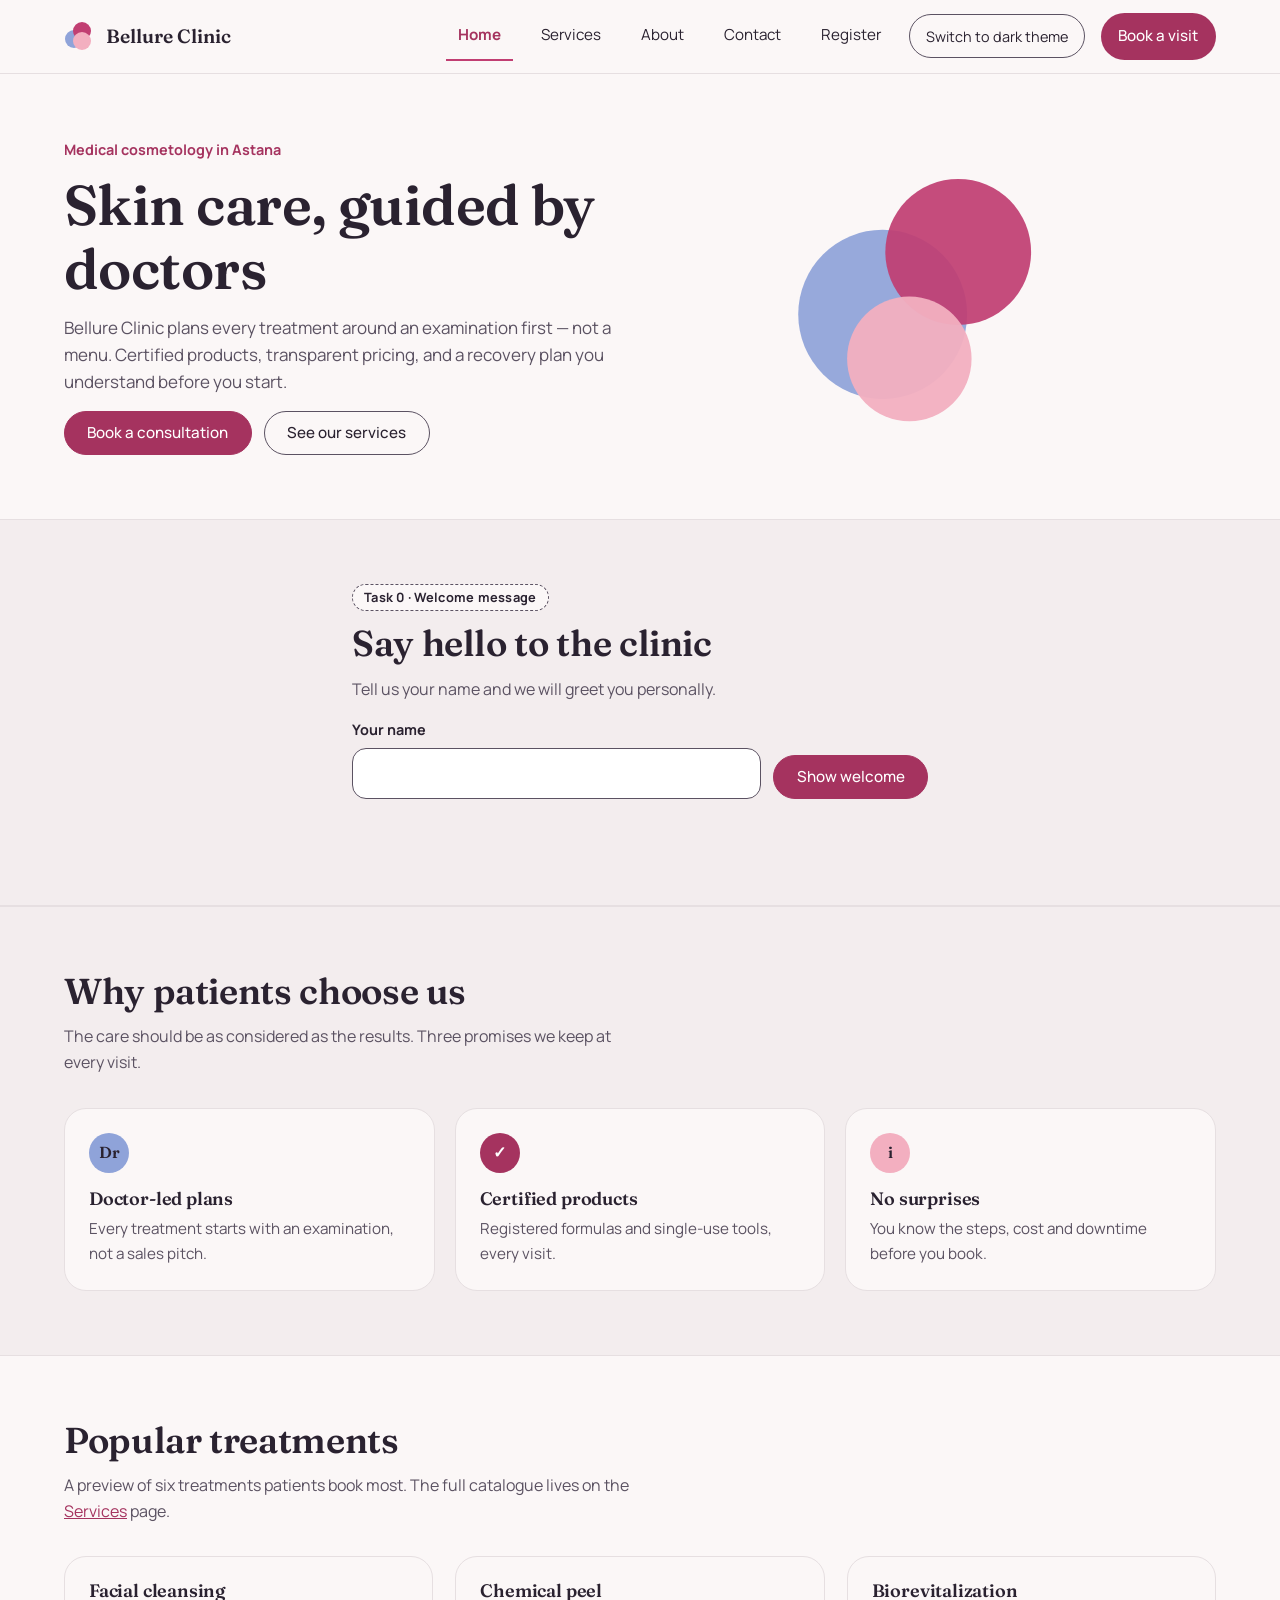
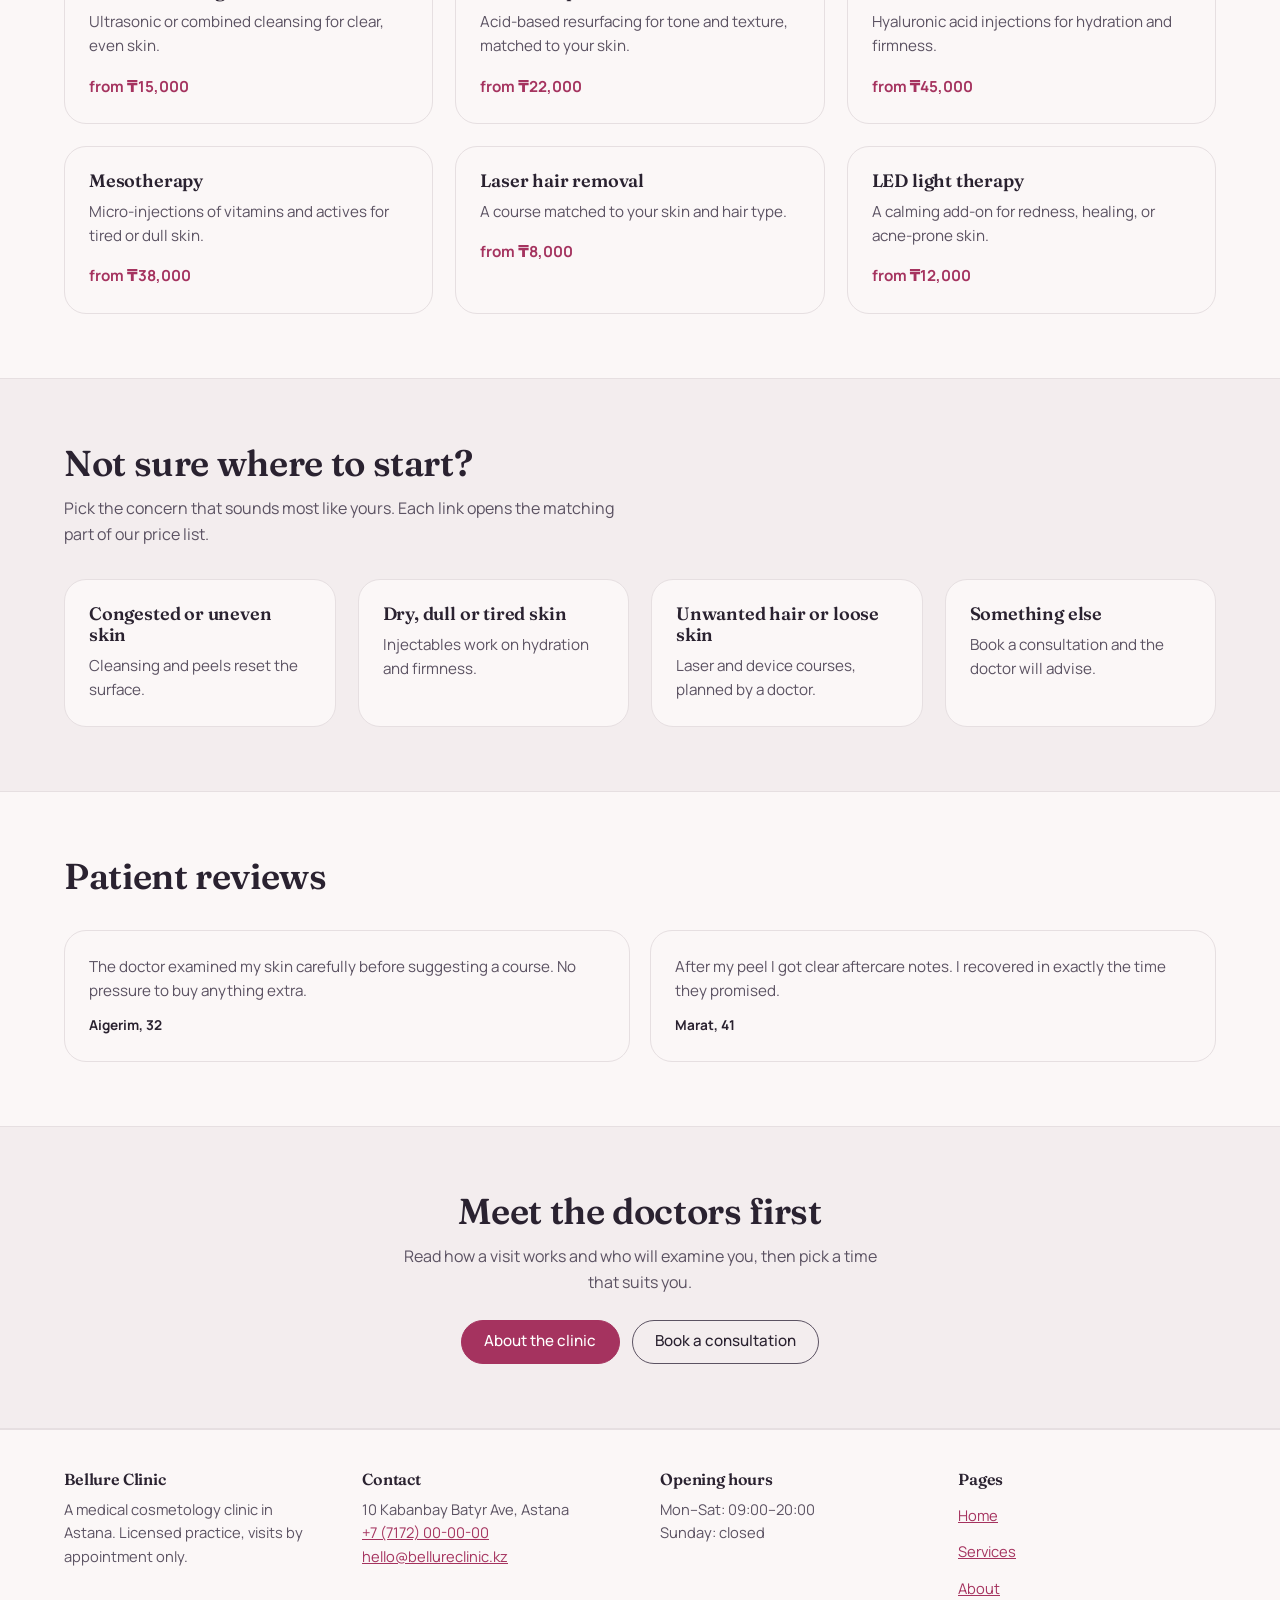
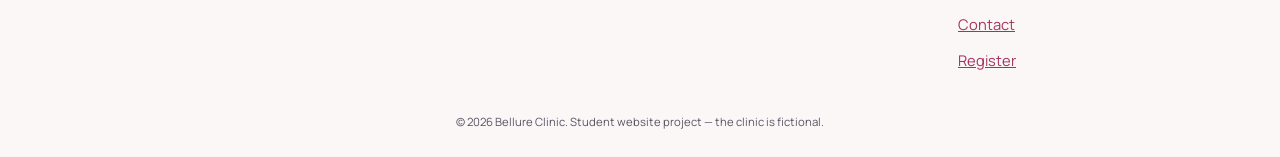
<file: index.html>
<!DOCTYPE html>
<html lang="en">
<head>
  <meta charset="UTF-8">
  <meta name="viewport" content="width=device-width, initial-scale=1.0">
  <meta name="description" content="Bellure Clinic: doctor-led medical cosmetology in Astana with certified products and transparent pricing.">
  <title>Bellure Clinic — Medical Cosmetology in Astana</title>
  <link rel="icon" href="images/logo-mark.svg" type="image/svg+xml">
  <link rel="stylesheet" href="css/style.css">
  <link rel="stylesheet" href="css/responsive.css">
  <link rel="stylesheet" href="css/features.css">
  <script src="js/theme.js" defer></script>
  <script src="js/welcome.js" defer></script>
</head>
<body>
  <a class="skip-link" href="#main-content">Skip to main content</a>

  <header class="site-header">
    <div class="container bar">
      <a class="logo" href="index.html"><img src="images/logo-mark.svg" alt="" width="64" height="56">Bellure Clinic</a>
      <nav class="main-nav" aria-label="Main navigation">
        <ul>
          <li><a href="index.html" aria-current="page">Home</a></li>
          <li><a href="services.html">Services</a></li>
          <li><a href="about.html">About</a></li>
          <li><a href="contact.html">Contact</a></li>
          <li><a href="register.html">Register</a></li>
          <li><button type="button" class="theme-toggle" id="theme-toggle">Switch to dark theme</button></li>
          <li class="nav-cta"><a href="contact.html#booking">Book a visit</a></li>
        </ul>
      </nav>
    </div>
  </header>

  <main id="main-content">

    <section class="section" aria-labelledby="hero-title">
      <div class="container hero-layout">
        <div>
          <span class="eyebrow">Medical cosmetology in Astana</span>
          <h1 id="hero-title">Skin care, guided by doctors</h1>
          <p class="lead">Bellure Clinic plans every treatment around an examination first &mdash; not a menu. Certified products, transparent pricing, and a recovery plan you understand before you start.</p>
          <div class="btn-row">
            <a class="btn" href="contact.html#booking">Book a consultation</a>
            <a class="btn btn-outline" href="services.html">See our services</a>
          </div>
        </div>
        <div class="hero-art">
          <img src="images/hero-illustration.svg" alt="Three overlapping circles in blue, rose and blush: the Bellure Clinic mark" width="360" height="320">
        </div>
      </div>
    </section>

    <!-- TASK 0: select elements and update content (js/welcome.js) -->
    <section class="section alt" id="welcome" aria-labelledby="welcome-title">
      <div class="container welcome-box">
        <span class="task-label">Task 0 &middot; Welcome message</span>
        <h2 id="welcome-title">Say hello to the clinic</h2>
        <p>Tell us your name and we will greet you personally.</p>
        <div class="inline-form">
          <div class="field">
            <label for="visitor-name">Your name</label>
            <input type="text" id="visitor-name" name="visitor-name" maxlength="40" autocomplete="given-name" aria-describedby="welcome-message">
          </div>
          <button type="button" class="btn" id="welcome-button">Show welcome</button>
        </div>
        <p class="welcome-message" id="welcome-message" role="status" aria-live="polite"></p>
      </div>
    </section>

    <section class="section alt" id="why-us" aria-labelledby="why-title">
      <div class="container">
        <div class="section-head">
          <h2 id="why-title">Why patients choose us</h2>
          <p>The care should be as considered as the results. Three promises we keep at every visit.</p>
        </div>
        <div class="card-row">
          <article class="card">
            <div class="dot dot-blue" aria-hidden="true">Dr</div>
            <h3>Doctor-led plans</h3>
            <p>Every treatment starts with an examination, not a sales pitch.</p>
          </article>
          <article class="card">
            <div class="dot dot-rose" aria-hidden="true">&#10003;</div>
            <h3>Certified products</h3>
            <p>Registered formulas and single-use tools, every visit.</p>
          </article>
          <article class="card">
            <div class="dot dot-blush" aria-hidden="true">i</div>
            <h3>No surprises</h3>
            <p>You know the steps, cost and downtime before you book.</p>
          </article>
        </div>
      </div>
    </section>

    <section class="section" id="popular" aria-labelledby="popular-title">
      <div class="container">
        <div class="section-head">
          <h2 id="popular-title">Popular treatments</h2>
          <p>A preview of six treatments patients book most. The full catalogue lives on the <a href="services.html">Services</a> page.</p>
        </div>
        <div class="grid grid-6">
          <article class="card">
            <h3>Facial cleansing</h3>
            <p>Ultrasonic or combined cleansing for clear, even skin.</p>
            <p class="price">from &#8376;15,000</p>
          </article>
          <article class="card">
            <h3>Chemical peel</h3>
            <p>Acid-based resurfacing for tone and texture, matched to your skin.</p>
            <p class="price">from &#8376;22,000</p>
          </article>
          <article class="card">
            <h3>Biorevitalization</h3>
            <p>Hyaluronic acid injections for hydration and firmness.</p>
            <p class="price">from &#8376;45,000</p>
          </article>
          <article class="card">
            <h3>Mesotherapy</h3>
            <p>Micro-injections of vitamins and actives for tired or dull skin.</p>
            <p class="price">from &#8376;38,000</p>
          </article>
          <article class="card">
            <h3>Laser hair removal</h3>
            <p>A course matched to your skin and hair type.</p>
            <p class="price">from &#8376;8,000</p>
          </article>
          <article class="card">
            <h3>LED light therapy</h3>
            <p>A calming add-on for redness, healing, or acne-prone skin.</p>
            <p class="price">from &#8376;12,000</p>
          </article>
        </div>
      </div>
    </section>

    <section class="section alt" id="concerns" aria-labelledby="concerns-title">
      <div class="container">
        <div class="section-head">
          <h2 id="concerns-title">Not sure where to start?</h2>
          <p>Pick the concern that sounds most like yours. Each link opens the matching part of our price list.</p>
        </div>
        <div class="grid grid-4">
          <article>
            <a class="card card-link" href="services.html#cleansing">
              <h3>Congested or uneven skin</h3>
              <p>Cleansing and peels reset the surface.</p>
            </a>
          </article>
          <article>
            <a class="card card-link" href="services.html#injectables">
              <h3>Dry, dull or tired skin</h3>
              <p>Injectables work on hydration and firmness.</p>
            </a>
          </article>
          <article>
            <a class="card card-link" href="services.html#devices">
              <h3>Unwanted hair or loose skin</h3>
              <p>Laser and device courses, planned by a doctor.</p>
            </a>
          </article>
          <article>
            <a class="card card-link" href="contact.html#booking">
              <h3>Something else</h3>
              <p>Book a consultation and the doctor will advise.</p>
            </a>
          </article>
        </div>
      </div>
    </section>

    <section class="section" id="reviews" aria-labelledby="reviews-title">
      <div class="container">
        <div class="section-head">
          <h2 id="reviews-title">Patient reviews</h2>
        </div>
        <div class="card-row">
          <figure class="card review">
            <blockquote>
              <p>The doctor examined my skin carefully before suggesting a course. No pressure to buy anything extra.</p>
            </blockquote>
            <figcaption>Aigerim, 32</figcaption>
          </figure>
          <figure class="card review">
            <blockquote>
              <p>After my peel I got clear aftercare notes. I recovered in exactly the time they promised.</p>
            </blockquote>
            <figcaption>Marat, 41</figcaption>
          </figure>
        </div>
      </div>
    </section>

    <section class="section alt cta-band" aria-labelledby="cta-title">
      <div class="container">
        <h2 id="cta-title">Meet the doctors first</h2>
        <p>Read how a visit works and who will examine you, then pick a time that suits you.</p>
        <div class="btn-row btn-row-center">
          <a class="btn" href="about.html">About the clinic</a>
          <a class="btn btn-outline" href="contact.html#booking">Book a consultation</a>
        </div>
      </div>
    </section>

  </main>

  <footer class="site-footer">
    <div class="container">
      <div class="footer-cols">
        <section>
          <h2>Bellure Clinic</h2>
          <p>A medical cosmetology clinic in Astana. Licensed practice, visits by appointment only.</p>
        </section>
        <section>
          <h2>Contact</h2>
          <address>10 Kabanbay Batyr Ave, Astana<br><a href="tel:+77172000000">+7 (7172) 00-00-00</a><br><a href="mailto:hello@bellureclinic.kz">hello@bellureclinic.kz</a></address>
        </section>
        <section>
          <h2>Opening hours</h2>
          <p>Mon&ndash;Sat: 09:00&ndash;20:00<br>Sunday: closed</p>
        </section>
        <section>
          <h2>Pages</h2>
          <ul class="footer-links">
            <li><a href="index.html">Home</a></li>
            <li><a href="services.html">Services</a></li>
            <li><a href="about.html">About</a></li>
            <li><a href="contact.html">Contact</a></li>
            <li><a href="register.html">Register</a></li>
          </ul>
        </section>
      </div>
      <p class="copy"><small>&copy; 2026 Bellure Clinic. Student website project &mdash; the clinic is fictional.</small></p>
    </div>
  </footer>
</body>
</html>
</file>
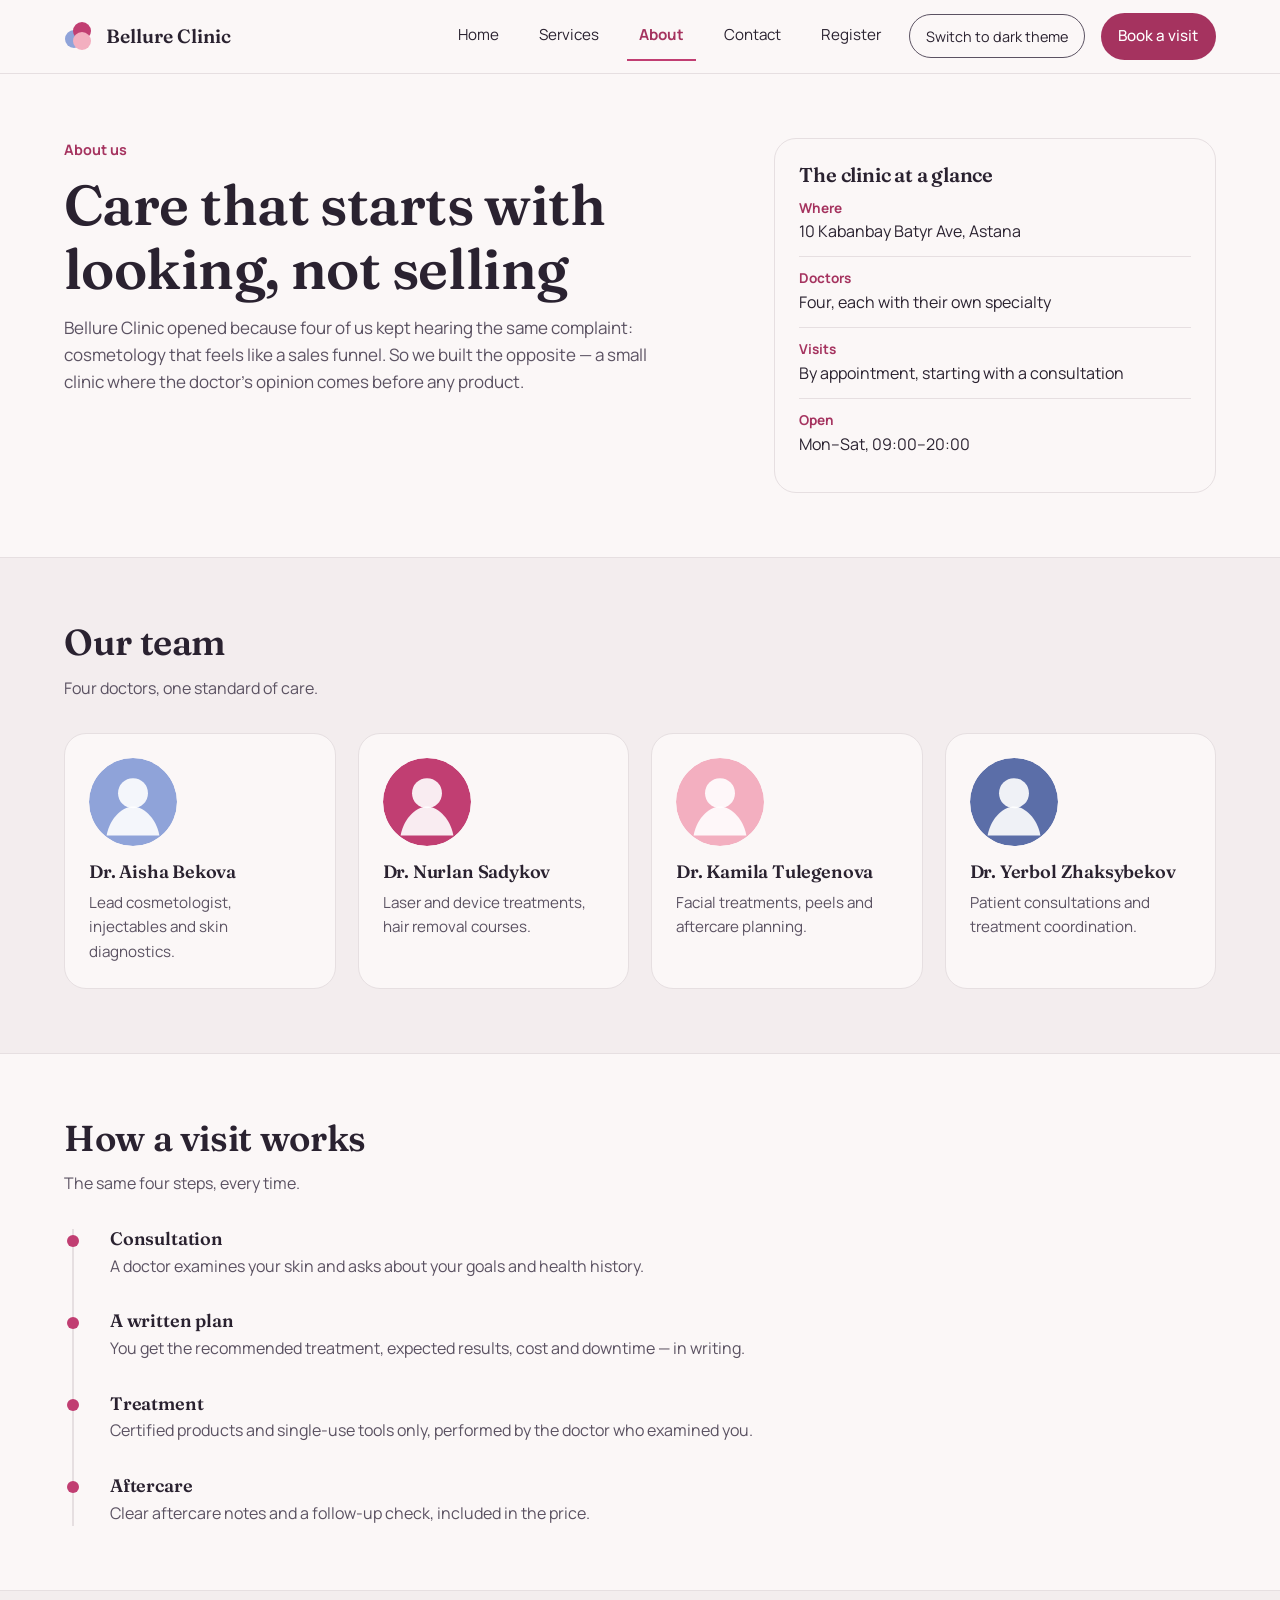
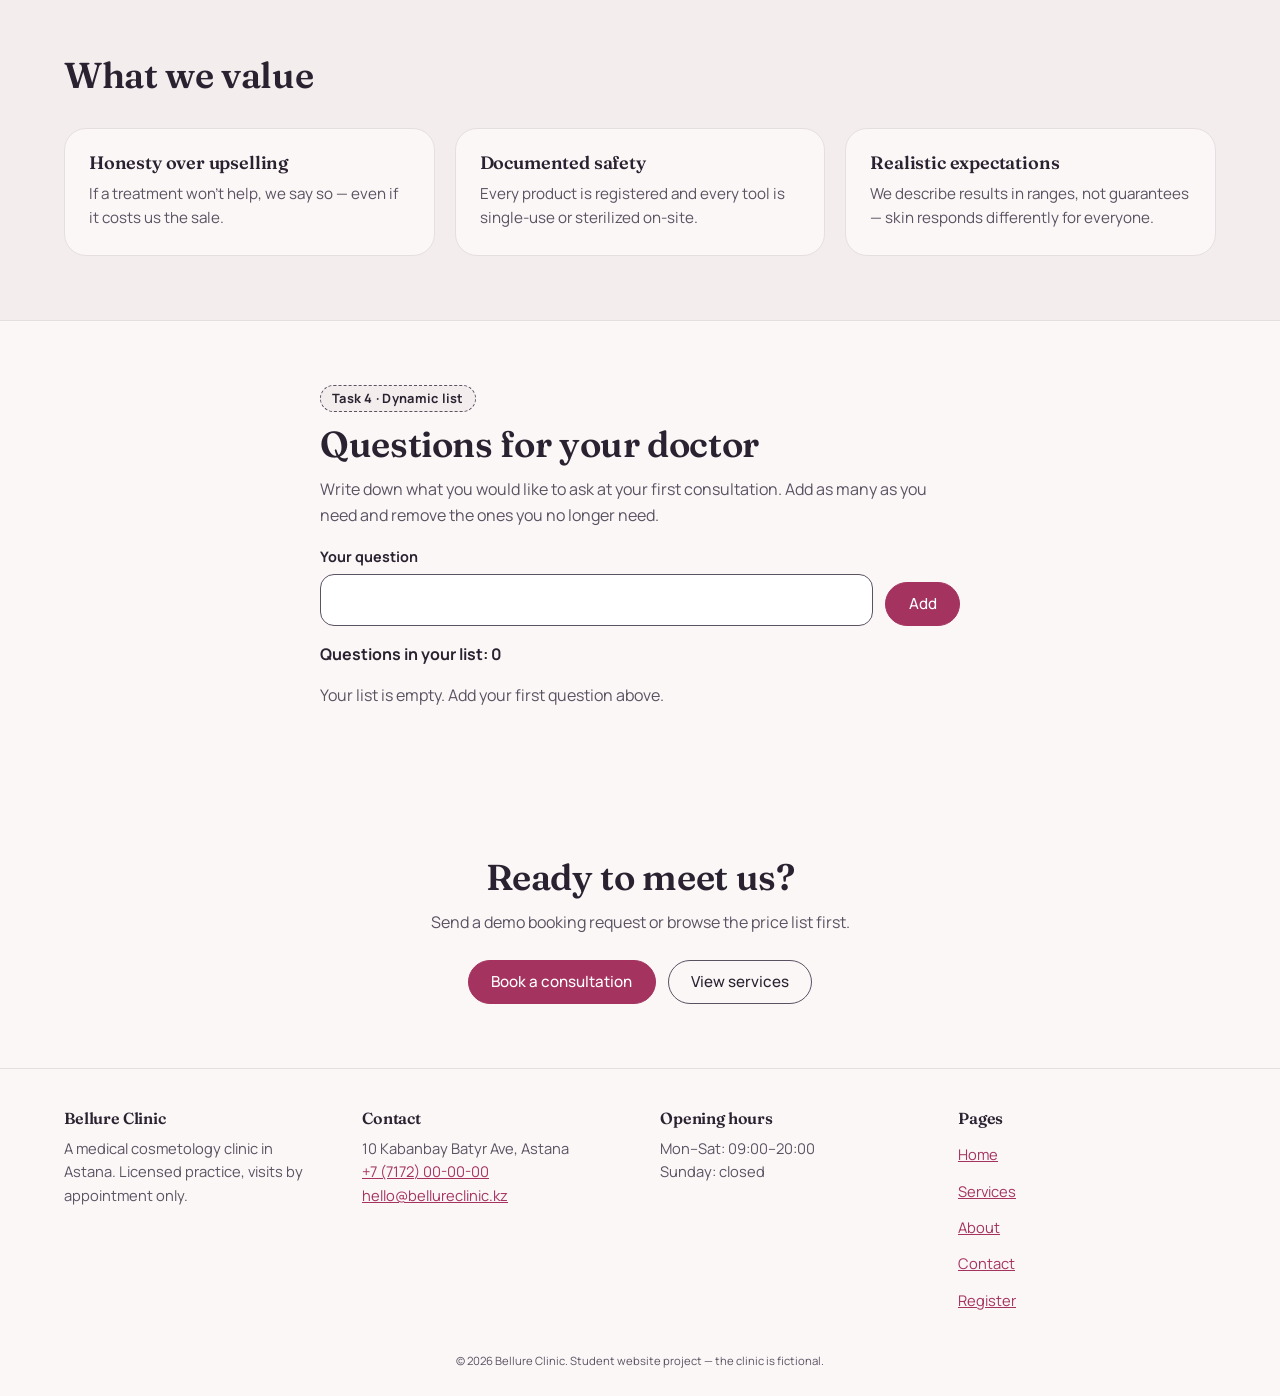
<file: about.html>
<!DOCTYPE html>
<html lang="en">
<head>
  <meta charset="UTF-8">
  <meta name="viewport" content="width=device-width, initial-scale=1.0">
  <meta name="description" content="About Bellure Clinic: our story, our doctors, and how every visit is planned.">
  <title>About & Our Team — Bellure Clinic</title>
  <link rel="icon" href="images/logo-mark.svg" type="image/svg+xml">
  <link rel="stylesheet" href="css/style.css">
  <link rel="stylesheet" href="css/responsive.css">
  <link rel="stylesheet" href="css/features.css">
  <script src="js/theme.js" defer></script>
  <script src="js/questions.js" defer></script>
</head>
<body>
  <a class="skip-link" href="#main-content">Skip to main content</a>

  <header class="site-header">
    <div class="container bar">
      <a class="logo" href="index.html"><img src="images/logo-mark.svg" alt="" width="64" height="56">Bellure Clinic</a>
      <nav class="main-nav" aria-label="Main navigation">
        <ul>
          <li><a href="index.html">Home</a></li>
          <li><a href="services.html">Services</a></li>
          <li><a href="about.html" aria-current="page">About</a></li>
          <li><a href="contact.html">Contact</a></li>
          <li><a href="register.html">Register</a></li>
          <li><button type="button" class="theme-toggle" id="theme-toggle">Switch to dark theme</button></li>
          <li class="nav-cta"><a href="contact.html#booking">Book a visit</a></li>
        </ul>
      </nav>
    </div>
  </header>

  <main id="main-content">

    <section class="section" aria-labelledby="about-title">
      <div class="container grid grid-intro">
        <div>
          <span class="eyebrow">About us</span>
          <h1 id="about-title">Care that starts with looking, not selling</h1>
          <p class="lead">Bellure Clinic opened because four of us kept hearing the same complaint: cosmetology that feels like a sales funnel. So we built the opposite &mdash; a small clinic where the doctor&rsquo;s opinion comes before any product.</p>
        </div>
        <aside class="card" aria-labelledby="glance-title">
          <h2 id="glance-title" class="card-title">The clinic at a glance</h2>
          <dl class="glance">
            <div><dt>Where</dt><dd>10 Kabanbay Batyr Ave, Astana</dd></div>
            <div><dt>Doctors</dt><dd>Four, each with their own specialty</dd></div>
            <div><dt>Visits</dt><dd>By appointment, starting with a consultation</dd></div>
            <div><dt>Open</dt><dd>Mon&ndash;Sat, 09:00&ndash;20:00</dd></div>
          </dl>
        </aside>
      </div>
    </section>

    <section class="section alt" id="team" aria-labelledby="team-title">
      <div class="container">
        <div class="section-head"><h2 id="team-title">Our team</h2><p>Four doctors, one standard of care.</p></div>
        <div class="grid grid-4">
          <article class="card team-card">
            <img src="images/team-1.svg" alt="Portrait illustration of Dr. Aisha Bekova" width="100" height="100">
            <h3>Dr. Aisha Bekova</h3>
            <p>Lead cosmetologist, injectables and skin diagnostics.</p>
          </article>
          <article class="card team-card">
            <img src="images/team-2.svg" alt="Portrait illustration of Dr. Nurlan Sadykov" width="100" height="100">
            <h3>Dr. Nurlan Sadykov</h3>
            <p>Laser and device treatments, hair removal courses.</p>
          </article>
          <article class="card team-card">
            <img src="images/team-3.svg" alt="Portrait illustration of Dr. Kamila Tulegenova" width="100" height="100">
            <h3>Dr. Kamila Tulegenova</h3>
            <p>Facial treatments, peels and aftercare planning.</p>
          </article>
          <article class="card team-card">
            <img src="images/team-4.svg" alt="Portrait illustration of Dr. Yerbol Zhaksybekov" width="100" height="100">
            <h3>Dr. Yerbol Zhaksybekov</h3>
            <p>Patient consultations and treatment coordination.</p>
          </article>
        </div>
      </div>
    </section>

    <section class="section" id="visit" aria-labelledby="visit-title">
      <div class="container">
        <div class="section-head"><h2 id="visit-title">How a visit works</h2><p>The same four steps, every time.</p></div>
        <ol class="timeline">
          <li><h3>Consultation</h3><p>A doctor examines your skin and asks about your goals and health history.</p></li>
          <li><h3>A written plan</h3><p>You get the recommended treatment, expected results, cost and downtime &mdash; in writing.</p></li>
          <li><h3>Treatment</h3><p>Certified products and single-use tools only, performed by the doctor who examined you.</p></li>
          <li><h3>Aftercare</h3><p>Clear aftercare notes and a follow-up check, included in the price.</p></li>
        </ol>
      </div>
    </section>

    <section class="section alt" id="values" aria-labelledby="values-title">
      <div class="container">
        <div class="section-head"><h2 id="values-title">What we value</h2></div>
        <div class="card-row">
          <article class="card">
            <h3>Honesty over upselling</h3>
            <p>If a treatment won&rsquo;t help, we say so &mdash; even if it costs us the sale.</p>
          </article>
          <article class="card">
            <h3>Documented safety</h3>
            <p>Every product is registered and every tool is single-use or sterilized on-site.</p>
          </article>
          <article class="card">
            <h3>Realistic expectations</h3>
            <p>We describe results in ranges, not guarantees &mdash; skin responds differently for everyone.</p>
          </article>
        </div>
      </div>
    </section>

    <!-- TASK 4: create and remove elements (js/questions.js) -->
    <section class="section" id="questions" aria-labelledby="questions-title">
      <div class="container list-box">
        <span class="task-label">Task 4 &middot; Dynamic list</span>
        <h2 id="questions-title">Questions for your doctor</h2>
        <p>Write down what you would like to ask at your first consultation. Add as many as you need and remove the ones you no longer need.</p>
        <form id="question-form" action="#" novalidate>
          <div class="inline-form">
            <div class="field">
              <label for="question-input">Your question</label>
              <input type="text" id="question-input" name="question" maxlength="100" autocomplete="off" aria-describedby="question-error">
            </div>
            <button type="submit" class="btn">Add</button>
          </div>
          <p class="field-error" id="question-error" role="alert" hidden></p>
        </form>
        <p class="list-count" id="list-count" role="status" aria-live="polite">Questions in your list: 0</p>
        <p class="list-empty" id="list-empty">Your list is empty. Add your first question above.</p>
        <ul class="question-list" id="question-list" aria-label="Your questions for the doctor"></ul>
      </div>
    </section>

    <section class="section cta-band" aria-labelledby="cta-title">
      <div class="container">
        <h2 id="cta-title">Ready to meet us?</h2>
        <p>Send a demo booking request or browse the price list first.</p>
        <div class="btn-row btn-row-center">
          <a class="btn" href="contact.html#booking">Book a consultation</a>
          <a class="btn btn-outline" href="services.html">View services</a>
        </div>
      </div>
    </section>

  </main>

  <footer class="site-footer">
    <div class="container">
      <div class="footer-cols">
        <section>
          <h2>Bellure Clinic</h2>
          <p>A medical cosmetology clinic in Astana. Licensed practice, visits by appointment only.</p>
        </section>
        <section>
          <h2>Contact</h2>
          <address>10 Kabanbay Batyr Ave, Astana<br><a href="tel:+77172000000">+7 (7172) 00-00-00</a><br><a href="mailto:hello@bellureclinic.kz">hello@bellureclinic.kz</a></address>
        </section>
        <section>
          <h2>Opening hours</h2>
          <p>Mon&ndash;Sat: 09:00&ndash;20:00<br>Sunday: closed</p>
        </section>
        <section>
          <h2>Pages</h2>
          <ul class="footer-links">
            <li><a href="index.html">Home</a></li>
            <li><a href="services.html">Services</a></li>
            <li><a href="about.html">About</a></li>
            <li><a href="contact.html">Contact</a></li>
            <li><a href="register.html">Register</a></li>
          </ul>
        </section>
      </div>
      <p class="copy"><small>&copy; 2026 Bellure Clinic. Student website project &mdash; the clinic is fictional.</small></p>
    </div>
  </footer>
</body>
</html>
</file>
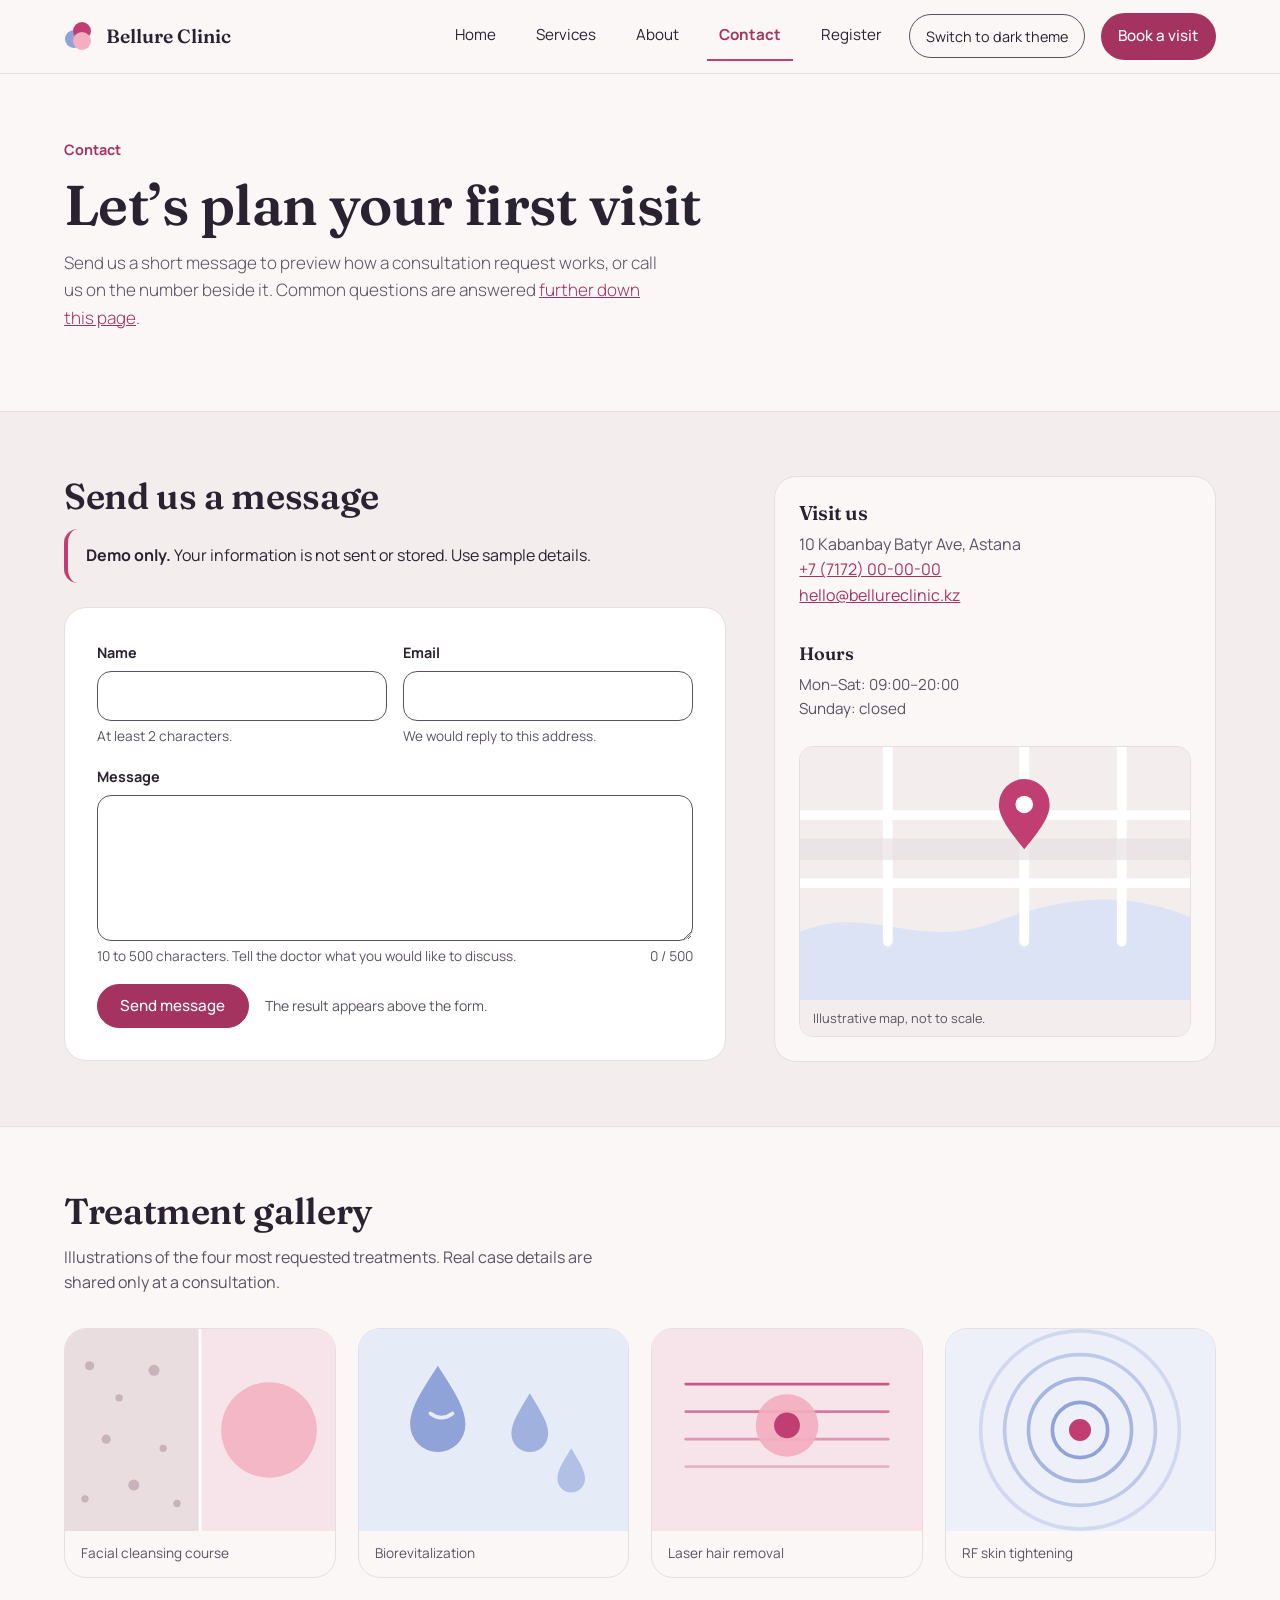
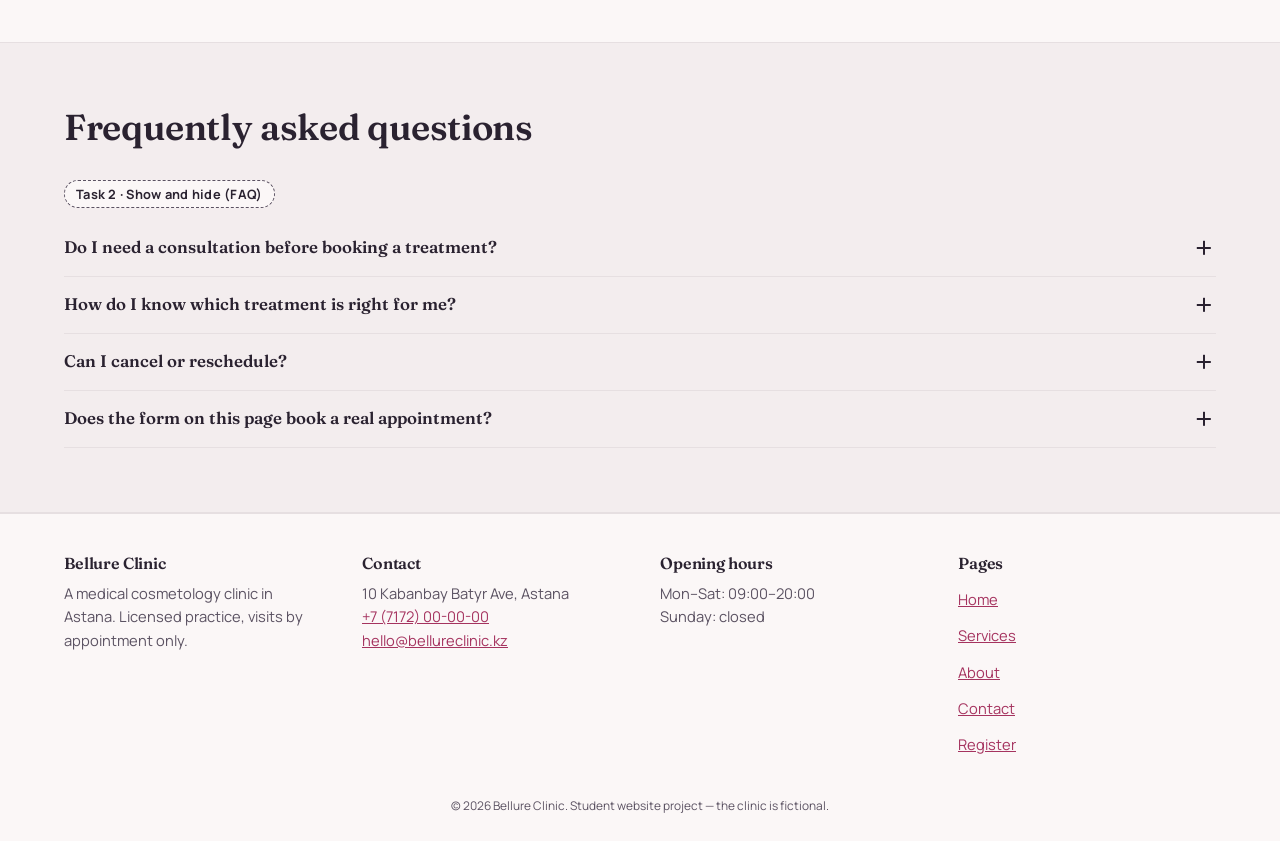
<file: contact.html>
<!DOCTYPE html>
<html lang="en">
<head>
  <meta charset="UTF-8">
  <meta name="viewport" content="width=device-width, initial-scale=1.0">
  <meta name="description" content="Request a demo consultation at Bellure Clinic, find our address and opening hours, and read frequently asked questions.">
  <title>Contact & Booking — Bellure Clinic</title>
  <link rel="icon" href="images/logo-mark.svg" type="image/svg+xml">
  <link rel="stylesheet" href="vendor/bootstrap/bootstrap.min.css">
  <link rel="stylesheet" href="css/style.css">
  <link rel="stylesheet" href="css/responsive.css">
  <link rel="stylesheet" href="css/forms.css">
  <link rel="stylesheet" href="css/features.css">
  <script src="js/theme.js" defer></script>
  <script src="js/faq.js" defer></script>
</head>
<body>
  <a class="skip-link" href="#main-content">Skip to main content</a>

  <header class="site-header">
    <div class="container bar">
      <a class="logo" href="index.html"><img src="images/logo-mark.svg" alt="" width="64" height="56">Bellure Clinic</a>
      <nav class="main-nav" aria-label="Main navigation">
        <ul>
          <li><a href="index.html">Home</a></li>
          <li><a href="services.html">Services</a></li>
          <li><a href="about.html">About</a></li>
          <li><a href="contact.html" aria-current="page">Contact</a></li>
          <li><a href="register.html">Register</a></li>
          <li><button type="button" class="theme-toggle" id="theme-toggle">Switch to dark theme</button></li>
          <li class="nav-cta"><a href="contact.html#booking">Book a visit</a></li>
        </ul>
      </nav>
    </div>
  </header>

  <main id="main-content">

    <section class="section" aria-labelledby="contact-title">
      <div class="container">
        <span class="eyebrow">Contact</span>
        <h1 id="contact-title">Let&rsquo;s plan your first visit</h1>
        <p class="lead">Send us a short message to preview how a consultation request works, or call us on the number beside it. Common questions are answered <a href="#faq">further down this page</a>.</p>
      </div>
    </section>

    <section class="section alt" id="booking" aria-labelledby="booking-title">
      <div class="container grid grid-form">
        <div>
          <h2 id="booking-title">Send us a message</h2>
          <p class="demo-note" id="demo-note"><strong>Demo only.</strong> Your information is not sent or stored. Use sample details.</p>

          <div class="alert alert-success d-none" role="status" tabindex="-1" data-success>
            <h3 class="alert-heading">Message checked</h3>
            <p>Thank you, <span data-greet-slot></span>. This is a demonstration &mdash; nothing was sent.</p>
          </div>

          <form id="contact-form" class="form-card" action="#" method="post" novalidate data-validate aria-describedby="demo-note">
            <div class="row g-3">
              <div class="col-12 col-md-6">
                <label for="contact-name" class="form-label">Name</label>
                <input type="text" class="form-control" id="contact-name" name="name"
                       required minlength="2" autocomplete="name" aria-describedby="contact-name-help"
                       data-greet
                       data-msg-missing="Please enter your name."
                       data-msg-short="Your name needs at least 2 characters.">
                <div id="contact-name-help" class="form-text">At least 2 characters.</div>
                <div class="valid-feedback">Looks good.</div>
                <div class="invalid-feedback"></div>
              </div>

              <div class="col-12 col-md-6">
                <label for="contact-email" class="form-label">Email</label>
                <input type="email" class="form-control" id="contact-email" name="email"
                       required autocomplete="email" aria-describedby="contact-email-help"
                       data-msg-missing="Please enter your email address."
                       data-msg-type="Enter an email address like name@example.com.">
                <div id="contact-email-help" class="form-text">We would reply to this address.</div>
                <div class="valid-feedback">Looks good.</div>
                <div class="invalid-feedback"></div>
              </div>

              <div class="col-12">
                <label for="contact-message" class="form-label">Message</label>
                <textarea class="form-control" id="contact-message" name="message" rows="5"
                          required minlength="10" maxlength="500" aria-describedby="contact-message-help"
                          data-msg-missing="Please write a message."
                          data-msg-short="Your message needs at least 10 characters."
                          data-msg-long="Your message can have at most 500 characters."></textarea>
                <div id="contact-message-help" class="form-text d-flex justify-content-between gap-3">
                  <span>10 to 500 characters. Tell the doctor what you would like to discuss.</span>
                  <span class="char-count" data-count-for="contact-message" aria-hidden="true">0 / 500</span>
                </div>
                <div class="valid-feedback">Looks good.</div>
                <div class="invalid-feedback"></div>
              </div>

              <div class="col-12 d-flex flex-wrap align-items-center gap-3">
                <button class="btn" type="submit">Send message</button>
                <p class="mb-0 small">The result appears above the form.</p>
              </div>
            </div>
          </form>
        </div>

        <aside class="card" aria-labelledby="visit-us-title">
          <h2 id="visit-us-title" class="card-title">Visit us</h2>
          <address>10 Kabanbay Batyr Ave, Astana<br><a href="tel:+77172000000">+7 (7172) 00-00-00</a><br><a href="mailto:hello@bellureclinic.kz">hello@bellureclinic.kz</a></address>
          <h3 class="mt-md">Hours</h3>
          <p>Mon&ndash;Sat: 09:00&ndash;20:00<br>Sunday: closed</p>
          <figure class="map-frame">
            <img src="images/map.svg" alt="Simplified illustrated map with a rose pin marking the clinic near Kabanbay Batyr Avenue" width="400" height="260">
            <figcaption>Illustrative map, not to scale.</figcaption>
          </figure>
        </aside>
      </div>
    </section>

    <section class="section" id="gallery" aria-labelledby="gallery-title">
      <div class="container">
        <div class="section-head"><h2 id="gallery-title">Treatment gallery</h2><p>Illustrations of the four most requested treatments. Real case details are shared only at a consultation.</p></div>
        <div class="grid grid-4">
          <figure class="gallery-item">
            <img src="images/gallery-1.svg" alt="Abstract illustration: a textured half beside a smooth half, representing cleansing" width="300" height="220">
            <figcaption>Facial cleansing course</figcaption>
          </figure>
          <figure class="gallery-item">
            <img src="images/gallery-2.svg" alt="Abstract illustration of three blue droplets of different sizes" width="300" height="220">
            <figcaption>Biorevitalization</figcaption>
          </figure>
          <figure class="gallery-item">
            <img src="images/gallery-3.svg" alt="Abstract illustration of parallel rose lines passing a glowing circle" width="300" height="220">
            <figcaption>Laser hair removal</figcaption>
          </figure>
          <figure class="gallery-item">
            <img src="images/gallery-4.svg" alt="Abstract illustration of concentric blue rings spreading from a rose centre" width="300" height="220">
            <figcaption>RF skin tightening</figcaption>
          </figure>
        </div>
      </div>
    </section>

    <section class="section alt" id="faq" aria-labelledby="faq-title">
      <div class="container">
        <div class="section-head"><h2 id="faq-title">Frequently asked questions</h2></div>
        <span class="task-label">Task 2 &middot; Show and hide (FAQ)</span>
        <!-- TASK 2: each question is a button that shows or hides its answer (js/faq.js) -->
        <div class="faq">
          <div class="faq-item">
            <h3><button type="button" class="faq-button" id="faq-q1" aria-expanded="false" aria-controls="faq-a1"><span>Do I need a consultation before booking a treatment?</span><span class="faq-icon" aria-hidden="true"></span></button></h3>
            <div class="faq-answer" id="faq-a1" role="region" aria-labelledby="faq-q1" hidden>
              <p>Yes &mdash; every first visit starts with a doctor&rsquo;s examination, even for simple treatments like cleansing.</p>
            </div>
          </div>
          <div class="faq-item">
            <h3><button type="button" class="faq-button" id="faq-q2" aria-expanded="false" aria-controls="faq-a2"><span>How do I know which treatment is right for me?</span><span class="faq-icon" aria-hidden="true"></span></button></h3>
            <div class="faq-answer" id="faq-a2" role="region" aria-labelledby="faq-q2" hidden>
              <p>The doctor recommends a plan after examining your skin. You are never asked to decide from a menu alone.</p>
            </div>
          </div>
          <div class="faq-item">
            <h3><button type="button" class="faq-button" id="faq-q3" aria-expanded="false" aria-controls="faq-a3"><span>Can I cancel or reschedule?</span><span class="faq-icon" aria-hidden="true"></span></button></h3>
            <div class="faq-answer" id="faq-a3" role="region" aria-labelledby="faq-q3" hidden>
              <p>Yes, free of charge up to 24 hours before your appointment.</p>
            </div>
          </div>
          <div class="faq-item">
            <h3><button type="button" class="faq-button" id="faq-q4" aria-expanded="false" aria-controls="faq-a4"><span>Does the form on this page book a real appointment?</span><span class="faq-icon" aria-hidden="true"></span></button></h3>
            <div class="faq-answer" id="faq-a4" role="region" aria-labelledby="faq-q4" hidden>
              <p>No. This website is a static demonstration, so the form only checks your entries in your browser. To arrange a real visit, use the phone number or email address on this page.</p>
            </div>
          </div>
        </div>
      </div>
    </section>

  </main>

  <footer class="site-footer">
    <div class="container">
      <div class="footer-cols">
        <section>
          <h2>Bellure Clinic</h2>
          <p>A medical cosmetology clinic in Astana. Licensed practice, visits by appointment only.</p>
        </section>
        <section>
          <h2>Contact</h2>
          <address>10 Kabanbay Batyr Ave, Astana<br><a href="tel:+77172000000">+7 (7172) 00-00-00</a><br><a href="mailto:hello@bellureclinic.kz">hello@bellureclinic.kz</a></address>
        </section>
        <section>
          <h2>Opening hours</h2>
          <p>Mon&ndash;Sat: 09:00&ndash;20:00<br>Sunday: closed</p>
        </section>
        <section>
          <h2>Pages</h2>
          <ul class="footer-links">
            <li><a href="index.html">Home</a></li>
            <li><a href="services.html">Services</a></li>
            <li><a href="about.html">About</a></li>
            <li><a href="contact.html">Contact</a></li>
            <li><a href="register.html">Register</a></li>
          </ul>
        </section>
      </div>
      <p class="copy"><small>&copy; 2026 Bellure Clinic. Student website project &mdash; the clinic is fictional.</small></p>
    </div>
  </footer>
  <script src="js/forms.js"></script>
</body>
</html>
</file>
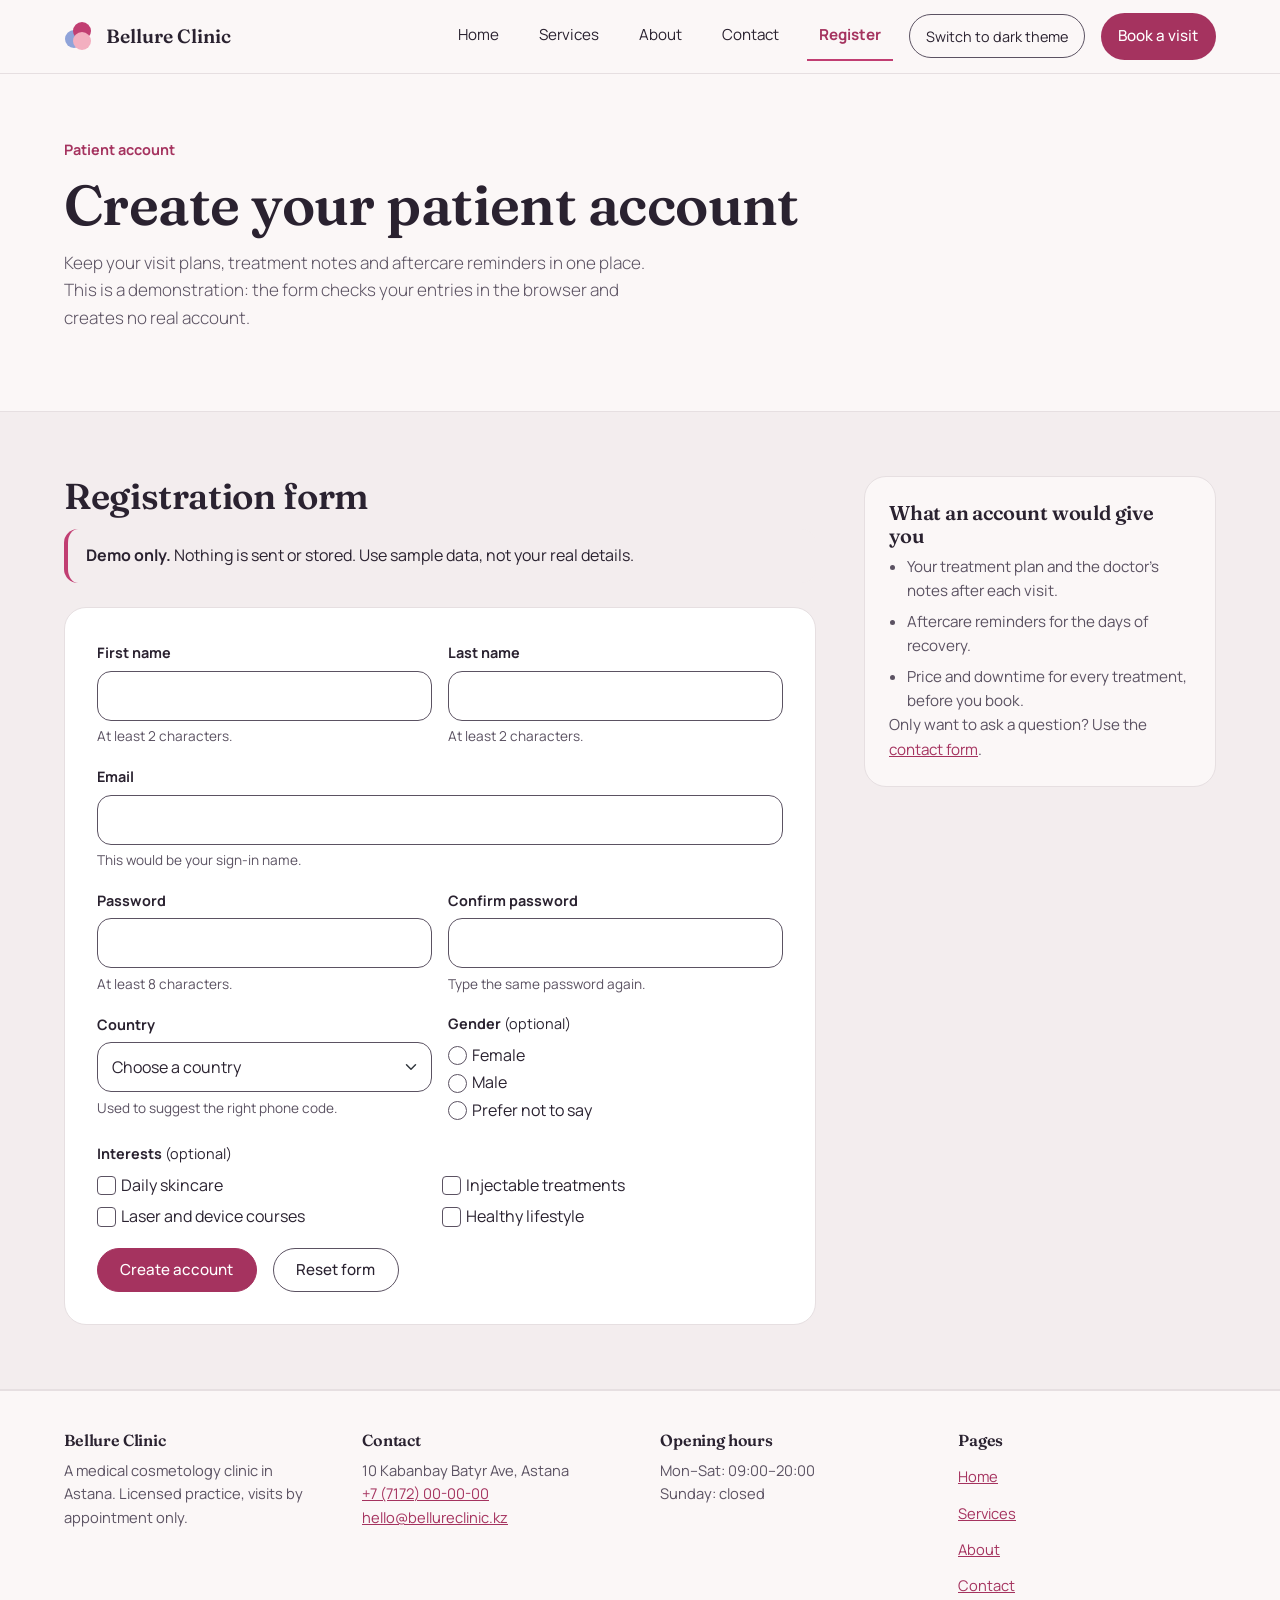
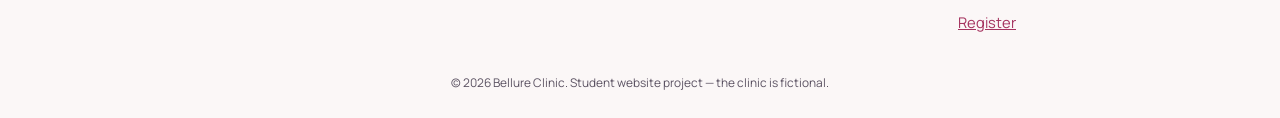
<file: register.html>
<!DOCTYPE html>
<html lang="en">
<head>
  <meta charset="UTF-8">
  <meta name="viewport" content="width=device-width, initial-scale=1.0">
  <meta name="description" content="Create a demonstration patient account at Bellure Clinic. The registration form checks every entry in your browser and sends nothing.">
  <title>Register — Bellure Clinic</title>
  <link rel="icon" href="images/logo-mark.svg" type="image/svg+xml">
  <link rel="stylesheet" href="vendor/bootstrap/bootstrap.min.css">
  <link rel="stylesheet" href="css/style.css">
  <link rel="stylesheet" href="css/responsive.css">
  <link rel="stylesheet" href="css/forms.css">
  <link rel="stylesheet" href="css/features.css">
  <script src="js/theme.js" defer></script>
</head>
<body>
  <a class="skip-link" href="#main-content">Skip to main content</a>

  <header class="site-header">
    <div class="container bar">
      <a class="logo" href="index.html"><img src="images/logo-mark.svg" alt="" width="64" height="56">Bellure Clinic</a>
      <nav class="main-nav" aria-label="Main navigation">
        <ul>
          <li><a href="index.html">Home</a></li>
          <li><a href="services.html">Services</a></li>
          <li><a href="about.html">About</a></li>
          <li><a href="contact.html">Contact</a></li>
          <li><a href="register.html" aria-current="page">Register</a></li>
          <li><button type="button" class="theme-toggle" id="theme-toggle">Switch to dark theme</button></li>
          <li class="nav-cta"><a href="contact.html#booking">Book a visit</a></li>
        </ul>
      </nav>
    </div>
  </header>

  <main id="main-content">

    <section class="section" aria-labelledby="register-title">
      <div class="container">
        <span class="eyebrow">Patient account</span>
        <h1 id="register-title">Create your patient account</h1>
        <p class="lead">Keep your visit plans, treatment notes and aftercare reminders in one place. This is a demonstration: the form checks your entries in the browser and creates no real account.</p>
      </div>
    </section>

    <section class="section alt" aria-labelledby="register-form-title">
      <div class="container">
        <div class="row g-4 g-lg-5">

          <div class="col-12 col-lg-8">
            <h2 id="register-form-title">Registration form</h2>
            <p class="demo-note" id="register-note"><strong>Demo only.</strong> Nothing is sent or stored. Use sample data, not your real details.</p>

            <div class="alert alert-success d-none" role="status" tabindex="-1" data-success>
              <h3 class="alert-heading">Registration looks valid</h3>
              <p>Welcome, <span data-greet-slot></span>. This is a demonstration &mdash; no account was created and nothing was stored.</p>
            </div>

            <form id="register-form" class="form-card" action="#" method="post" novalidate data-validate aria-describedby="register-note">
              <div class="row g-3">

                <div class="col-12 col-md-6">
                  <label for="first-name" class="form-label">First name</label>
                  <input type="text" class="form-control" id="first-name" name="firstName"
                         required minlength="2" autocomplete="given-name" aria-describedby="first-name-help"
                         data-greet
                         data-msg-missing="Please enter your first name."
                         data-msg-short="Your first name needs at least 2 characters.">
                  <div id="first-name-help" class="form-text">At least 2 characters.</div>
                  <div class="valid-feedback">Looks good.</div>
                  <div class="invalid-feedback"></div>
                </div>

                <div class="col-12 col-md-6">
                  <label for="last-name" class="form-label">Last name</label>
                  <input type="text" class="form-control" id="last-name" name="lastName"
                         required minlength="2" autocomplete="family-name" aria-describedby="last-name-help"
                         data-msg-missing="Please enter your last name."
                         data-msg-short="Your last name needs at least 2 characters.">
                  <div id="last-name-help" class="form-text">At least 2 characters.</div>
                  <div class="valid-feedback">Looks good.</div>
                  <div class="invalid-feedback"></div>
                </div>

                <div class="col-12">
                  <label for="reg-email" class="form-label">Email</label>
                  <input type="email" class="form-control" id="reg-email" name="email"
                         required autocomplete="email" aria-describedby="reg-email-help"
                         data-msg-missing="Please enter your email address."
                         data-msg-type="Enter an email address like name@example.com.">
                  <div id="reg-email-help" class="form-text">This would be your sign-in name.</div>
                  <div class="valid-feedback">Looks good.</div>
                  <div class="invalid-feedback"></div>
                </div>

                <div class="col-12 col-md-6">
                  <label for="password" class="form-label">Password</label>
                  <input type="password" class="form-control" id="password" name="password"
                         required minlength="8" autocomplete="new-password" aria-describedby="password-help"
                         data-msg-missing="Please create a password."
                         data-msg-short="Your password needs at least 8 characters.">
                  <div id="password-help" class="form-text">At least 8 characters.</div>
                  <div class="valid-feedback">Looks good.</div>
                  <div class="invalid-feedback"></div>
                </div>

                <div class="col-12 col-md-6">
                  <label for="confirm-password" class="form-label">Confirm password</label>
                  <input type="password" class="form-control" id="confirm-password" name="confirmPassword"
                         required minlength="8" autocomplete="new-password" aria-describedby="confirm-password-help"
                         data-match="password"
                         data-msg-missing="Please repeat your password."
                         data-msg-short="Your password needs at least 8 characters."
                         data-msg-match="The passwords do not match.">
                  <div id="confirm-password-help" class="form-text">Type the same password again.</div>
                  <div class="valid-feedback">Passwords match.</div>
                  <div class="invalid-feedback"></div>
                </div>

                <div class="col-12 col-md-6">
                  <label for="country" class="form-label">Country</label>
                  <select class="form-select" id="country" name="country" required aria-describedby="country-help"
                          data-msg-missing="Please choose your country.">
                    <option value="" selected>Choose a country</option>
                    <option value="kz">Kazakhstan</option>
                    <option value="kg">Kyrgyzstan</option>
                    <option value="uz">Uzbekistan</option>
                    <option value="ru">Russia</option>
                    <option value="tr">T&uuml;rkiye</option>
                    <option value="other">Other</option>
                  </select>
                  <div id="country-help" class="form-text">Used to suggest the right phone code.</div>
                  <div class="valid-feedback">Looks good.</div>
                  <div class="invalid-feedback"></div>
                </div>

                <div class="col-12 col-md-6">
                  <fieldset class="form-group">
                    <legend>Gender <span class="optional fw-normal">(optional)</span></legend>
                    <div class="form-check">
                      <input class="form-check-input" type="radio" name="gender" id="gender-female" value="female">
                      <label class="form-check-label" for="gender-female">Female</label>
                    </div>
                    <div class="form-check">
                      <input class="form-check-input" type="radio" name="gender" id="gender-male" value="male">
                      <label class="form-check-label" for="gender-male">Male</label>
                    </div>
                    <div class="form-check">
                      <input class="form-check-input" type="radio" name="gender" id="gender-none" value="none">
                      <label class="form-check-label" for="gender-none">Prefer not to say</label>
                    </div>
                  </fieldset>
                </div>

                <div class="col-12">
                  <fieldset class="form-group">
                    <legend>Interests <span class="optional fw-normal">(optional)</span></legend>
                    <div class="row row-cols-1 row-cols-sm-2 g-1">
                      <div class="col">
                        <div class="form-check">
                          <input class="form-check-input" type="checkbox" name="interests" id="interest-skincare" value="skincare">
                          <label class="form-check-label" for="interest-skincare">Daily skincare</label>
                        </div>
                      </div>
                      <div class="col">
                        <div class="form-check">
                          <input class="form-check-input" type="checkbox" name="interests" id="interest-injectables" value="injectables">
                          <label class="form-check-label" for="interest-injectables">Injectable treatments</label>
                        </div>
                      </div>
                      <div class="col">
                        <div class="form-check">
                          <input class="form-check-input" type="checkbox" name="interests" id="interest-laser" value="laser">
                          <label class="form-check-label" for="interest-laser">Laser and device courses</label>
                        </div>
                      </div>
                      <div class="col">
                        <div class="form-check">
                          <input class="form-check-input" type="checkbox" name="interests" id="interest-wellness" value="wellness">
                          <label class="form-check-label" for="interest-wellness">Healthy lifestyle</label>
                        </div>
                      </div>
                    </div>
                  </fieldset>
                </div>

                <div class="col-12 d-flex flex-wrap align-items-center gap-3">
                  <button class="btn" type="submit">Create account</button>
                  <button class="btn btn-outline" type="reset">Reset form</button>
                </div>
              </div>
            </form>
          </div>

          <div class="col-12 col-lg-4">
            <aside class="card" aria-labelledby="why-title">
              <h2 id="why-title" class="card-title">What an account would give you</h2>
              <ul class="side-list">
                <li>Your treatment plan and the doctor&rsquo;s notes after each visit.</li>
                <li>Aftercare reminders for the days of recovery.</li>
                <li>Price and downtime for every treatment, before you book.</li>
              </ul>
              <p class="mt-md">Only want to ask a question? Use the <a href="contact.html#booking">contact form</a>.</p>
            </aside>
          </div>

        </div>
      </div>
    </section>

  </main>

  <footer class="site-footer">
    <div class="container">
      <div class="footer-cols">
        <section>
          <h2>Bellure Clinic</h2>
          <p>A medical cosmetology clinic in Astana. Licensed practice, visits by appointment only.</p>
        </section>
        <section>
          <h2>Contact</h2>
          <address>10 Kabanbay Batyr Ave, Astana<br><a href="tel:+77172000000">+7 (7172) 00-00-00</a><br><a href="mailto:hello@bellureclinic.kz">hello@bellureclinic.kz</a></address>
        </section>
        <section>
          <h2>Opening hours</h2>
          <p>Mon&ndash;Sat: 09:00&ndash;20:00<br>Sunday: closed</p>
        </section>
        <section>
          <h2>Pages</h2>
          <ul class="footer-links">
            <li><a href="index.html">Home</a></li>
            <li><a href="services.html">Services</a></li>
            <li><a href="about.html">About</a></li>
            <li><a href="contact.html">Contact</a></li>
            <li><a href="register.html">Register</a></li>
          </ul>
        </section>
      </div>
      <p class="copy"><small>&copy; 2026 Bellure Clinic. Student website project &mdash; the clinic is fictional.</small></p>
    </div>
  </footer>
  <script src="js/forms.js"></script>
</body>
</html>
</file>
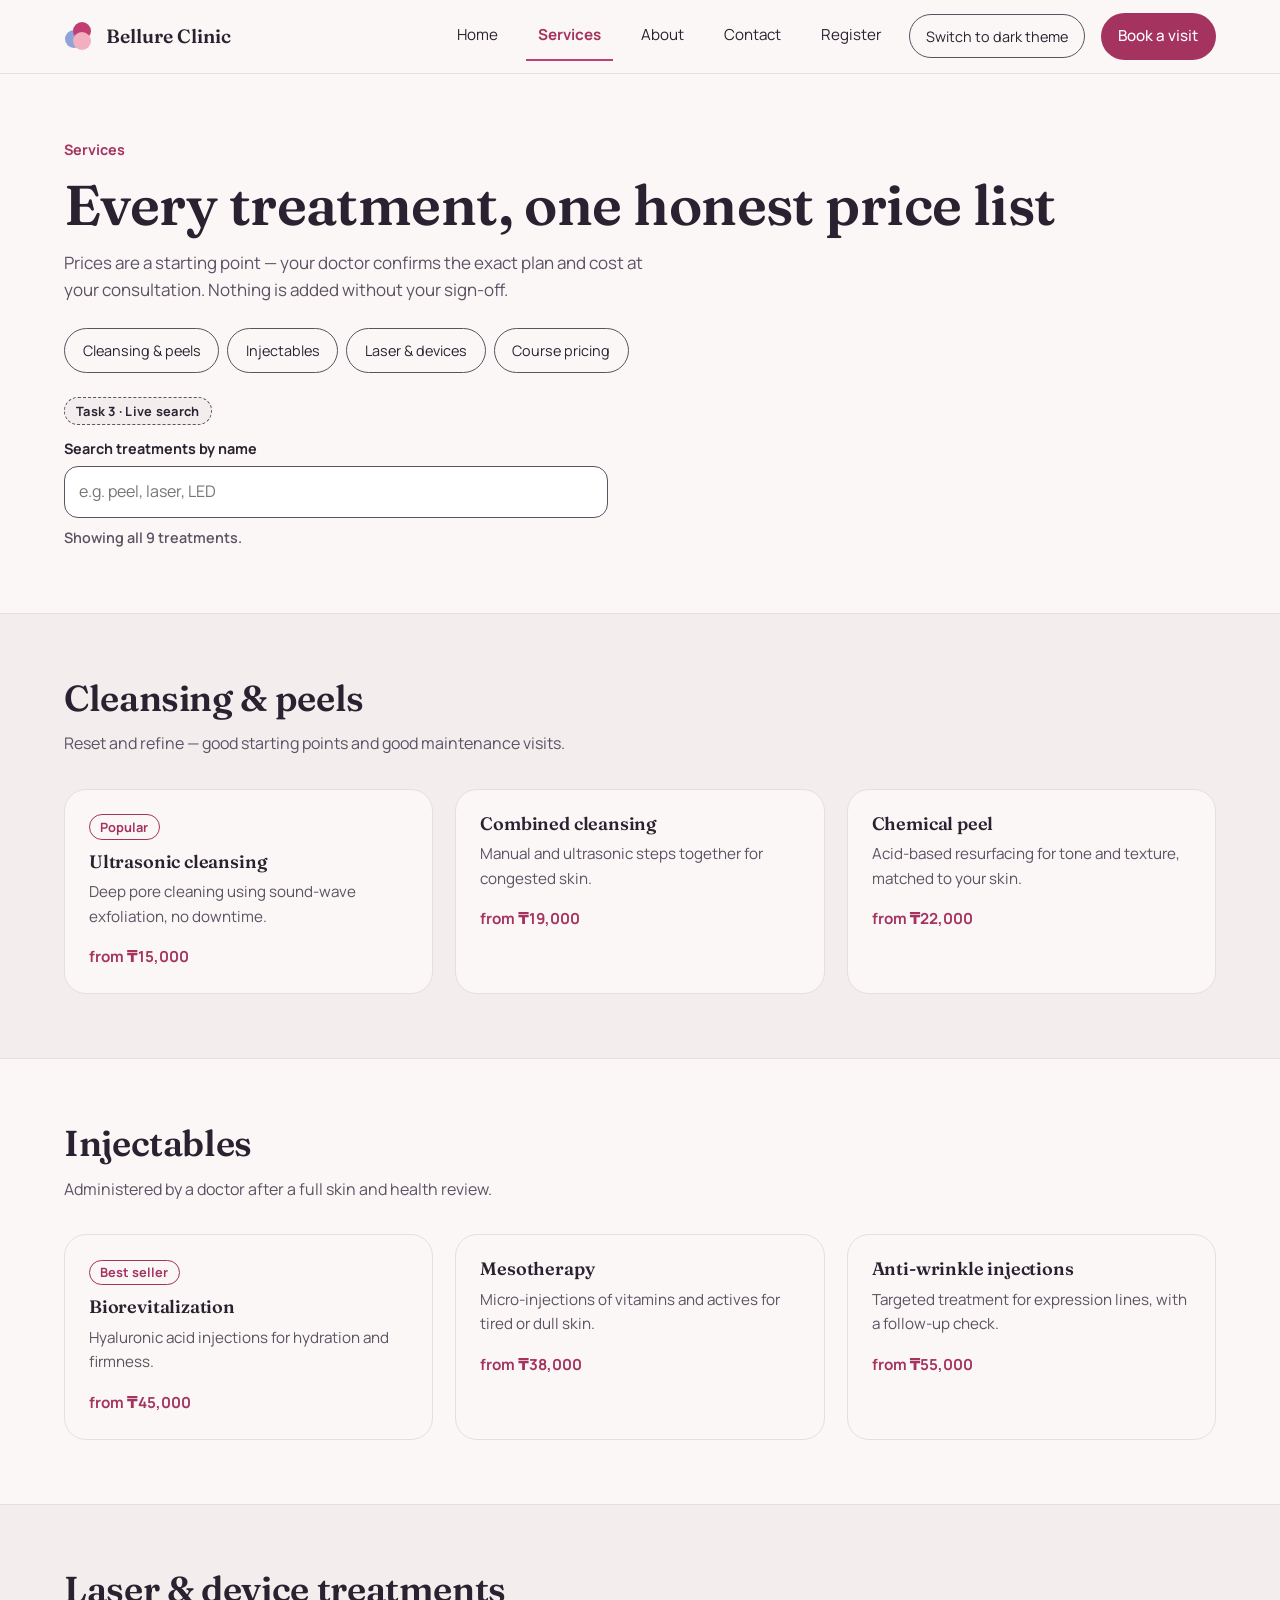
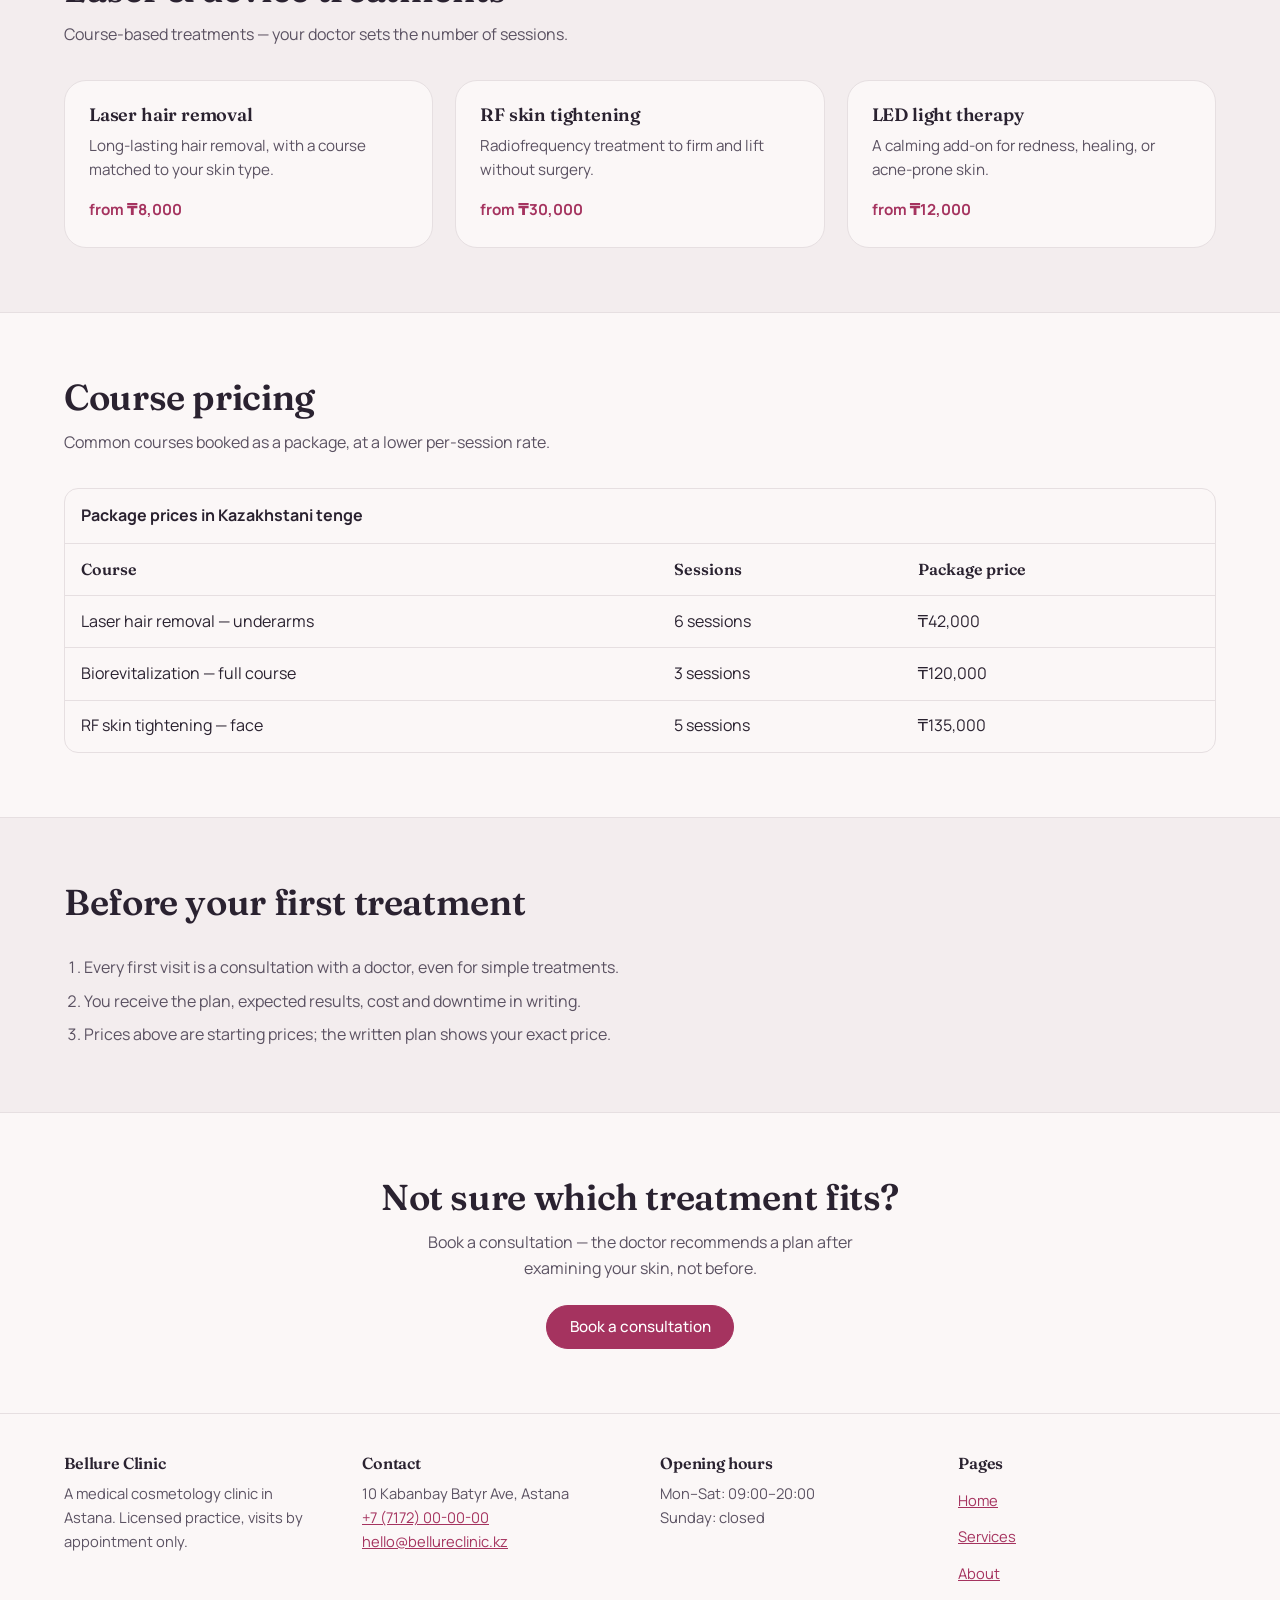
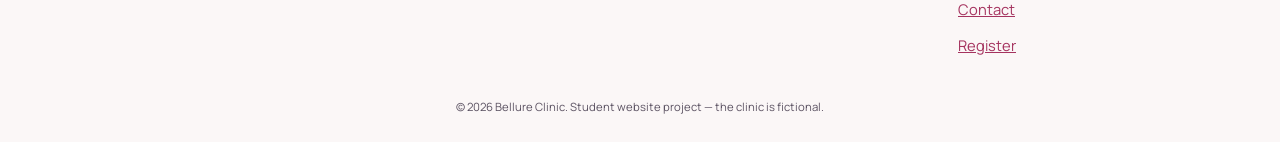
<file: services.html>
<!DOCTYPE html>
<html lang="en">
<head>
  <meta charset="UTF-8">
  <meta name="viewport" content="width=device-width, initial-scale=1.0">
  <meta name="description" content="Full list of Bellure Clinic treatments: cleansing, injectables, laser and device treatments, with starting prices.">
  <title>Services & Pricing — Bellure Clinic</title>
  <link rel="icon" href="images/logo-mark.svg" type="image/svg+xml">
  <link rel="stylesheet" href="css/style.css">
  <link rel="stylesheet" href="css/responsive.css">
  <link rel="stylesheet" href="css/features.css">
  <script src="js/theme.js" defer></script>
  <script src="js/search.js" defer></script>
</head>
<body>
  <a class="skip-link" href="#main-content">Skip to main content</a>

  <header class="site-header">
    <div class="container bar">
      <a class="logo" href="index.html"><img src="images/logo-mark.svg" alt="" width="64" height="56">Bellure Clinic</a>
      <nav class="main-nav" aria-label="Main navigation">
        <ul>
          <li><a href="index.html">Home</a></li>
          <li><a href="services.html" aria-current="page">Services</a></li>
          <li><a href="about.html">About</a></li>
          <li><a href="contact.html">Contact</a></li>
          <li><a href="register.html">Register</a></li>
          <li><button type="button" class="theme-toggle" id="theme-toggle">Switch to dark theme</button></li>
          <li class="nav-cta"><a href="contact.html#booking">Book a visit</a></li>
        </ul>
      </nav>
    </div>
  </header>

  <main id="main-content">

    <section class="section" aria-labelledby="services-title">
      <div class="container">
        <span class="eyebrow">Services</span>
        <h1 id="services-title">Every treatment, one honest price list</h1>
        <p class="lead">Prices are a starting point &mdash; your doctor confirms the exact plan and cost at your consultation. Nothing is added without your sign-off.</p>
        <nav aria-label="Jump to a category">
          <ul class="chips">
            <li><a href="#cleansing">Cleansing &amp; peels</a></li>
            <li><a href="#injectables">Injectables</a></li>
            <li><a href="#devices">Laser &amp; devices</a></li>
            <li><a href="#courses">Course pricing</a></li>
          </ul>
        </nav>
        <!-- TASK 3: live search (js/search.js) -->
        <div class="search-box" role="search">
          <span class="task-label">Task 3 &middot; Live search</span>
          <div class="field">
            <label for="treatment-search">Search treatments by name</label>
            <input type="search" id="treatment-search" name="treatment-search" autocomplete="off" placeholder="e.g. peel, laser, LED" aria-describedby="search-count">
          </div>
          <p class="search-count" id="search-count" role="status" aria-live="polite"></p>
          <p class="no-results" id="no-results" role="status" hidden></p>
        </div>
      </div>
    </section>

    <section class="section alt" id="cleansing" data-searchable aria-labelledby="cleansing-title">
      <div class="container">
        <div class="section-head"><h2 id="cleansing-title">Cleansing &amp; peels</h2><p>Reset and refine &mdash; good starting points and good maintenance visits.</p></div>
        <div class="grid grid-3">
          <article class="card treatment-card">
            <span class="tag">Popular</span>
            <h3>Ultrasonic cleansing</h3>
            <p>Deep pore cleaning using sound-wave exfoliation, no downtime.</p>
            <p class="price">from &#8376;15,000</p>
          </article>
          <article class="card treatment-card">
            <h3>Combined cleansing</h3>
            <p>Manual and ultrasonic steps together for congested skin.</p>
            <p class="price">from &#8376;19,000</p>
          </article>
          <article class="card treatment-card">
            <h3>Chemical peel</h3>
            <p>Acid-based resurfacing for tone and texture, matched to your skin.</p>
            <p class="price">from &#8376;22,000</p>
          </article>
        </div>
      </div>
    </section>

    <section class="section" id="injectables" data-searchable aria-labelledby="injectables-title">
      <div class="container">
        <div class="section-head"><h2 id="injectables-title">Injectables</h2><p>Administered by a doctor after a full skin and health review.</p></div>
        <div class="grid grid-3">
          <article class="card treatment-card">
            <span class="tag">Best seller</span>
            <h3>Biorevitalization</h3>
            <p>Hyaluronic acid injections for hydration and firmness.</p>
            <p class="price">from &#8376;45,000</p>
          </article>
          <article class="card treatment-card">
            <h3>Mesotherapy</h3>
            <p>Micro-injections of vitamins and actives for tired or dull skin.</p>
            <p class="price">from &#8376;38,000</p>
          </article>
          <article class="card treatment-card">
            <h3>Anti-wrinkle injections</h3>
            <p>Targeted treatment for expression lines, with a follow-up check.</p>
            <p class="price">from &#8376;55,000</p>
          </article>
        </div>
      </div>
    </section>

    <section class="section alt" id="devices" data-searchable aria-labelledby="devices-title">
      <div class="container">
        <div class="section-head"><h2 id="devices-title">Laser &amp; device treatments</h2><p>Course-based treatments &mdash; your doctor sets the number of sessions.</p></div>
        <div class="grid grid-3">
          <article class="card treatment-card">
            <h3>Laser hair removal</h3>
            <p>Long-lasting hair removal, with a course matched to your skin type.</p>
            <p class="price">from &#8376;8,000</p>
          </article>
          <article class="card treatment-card">
            <h3>RF skin tightening</h3>
            <p>Radiofrequency treatment to firm and lift without surgery.</p>
            <p class="price">from &#8376;30,000</p>
          </article>
          <article class="card treatment-card">
            <h3>LED light therapy</h3>
            <p>A calming add-on for redness, healing, or acne-prone skin.</p>
            <p class="price">from &#8376;12,000</p>
          </article>
        </div>
      </div>
    </section>

    <section class="section" id="courses" aria-labelledby="courses-title">
      <div class="container">
        <div class="section-head"><h2 id="courses-title">Course pricing</h2><p>Common courses booked as a package, at a lower per-session rate.</p></div>
        <div class="table-scroll" role="region" aria-labelledby="courses-caption" tabindex="0">
          <table>
            <caption id="courses-caption">Package prices in Kazakhstani tenge</caption>
            <thead>
              <tr><th scope="col">Course</th><th scope="col">Sessions</th><th scope="col">Package price</th></tr>
            </thead>
            <tbody>
              <tr><td>Laser hair removal &mdash; underarms</td><td>6 sessions</td><td>&#8376;42,000</td></tr>
              <tr><td>Biorevitalization &mdash; full course</td><td>3 sessions</td><td>&#8376;120,000</td></tr>
              <tr><td>RF skin tightening &mdash; face</td><td>5 sessions</td><td>&#8376;135,000</td></tr>
            </tbody>
          </table>
        </div>
      </div>
    </section>

    <section class="section alt" aria-labelledby="before-title">
      <div class="container">
        <div class="section-head"><h2 id="before-title">Before your first treatment</h2></div>
        <ol class="steps-note">
          <li>Every first visit is a consultation with a doctor, even for simple treatments.</li>
          <li>You receive the plan, expected results, cost and downtime in writing.</li>
          <li>Prices above are starting prices; the written plan shows your exact price.</li>
        </ol>
      </div>
    </section>

    <section class="section cta-band" aria-labelledby="cta-title">
      <div class="container">
        <h2 id="cta-title">Not sure which treatment fits?</h2>
        <p>Book a consultation &mdash; the doctor recommends a plan after examining your skin, not before.</p>
        <a class="btn" href="contact.html#booking">Book a consultation</a>
      </div>
    </section>

  </main>

  <footer class="site-footer">
    <div class="container">
      <div class="footer-cols">
        <section>
          <h2>Bellure Clinic</h2>
          <p>A medical cosmetology clinic in Astana. Licensed practice, visits by appointment only.</p>
        </section>
        <section>
          <h2>Contact</h2>
          <address>10 Kabanbay Batyr Ave, Astana<br><a href="tel:+77172000000">+7 (7172) 00-00-00</a><br><a href="mailto:hello@bellureclinic.kz">hello@bellureclinic.kz</a></address>
        </section>
        <section>
          <h2>Opening hours</h2>
          <p>Mon&ndash;Sat: 09:00&ndash;20:00<br>Sunday: closed</p>
        </section>
        <section>
          <h2>Pages</h2>
          <ul class="footer-links">
            <li><a href="index.html">Home</a></li>
            <li><a href="services.html">Services</a></li>
            <li><a href="about.html">About</a></li>
            <li><a href="contact.html">Contact</a></li>
            <li><a href="register.html">Register</a></li>
          </ul>
        </section>
      </div>
      <p class="copy"><small>&copy; 2026 Bellure Clinic. Student website project &mdash; the clinic is fictional.</small></p>
    </div>
  </footer>
</body>
</html>
</file>
<file: css/style.css>
/* ===========================================================
   Bellure Clinic — shared styles (mobile first)
   Base rules are written for a 320–375px phone. Wider layouts
   are added in css/responsive.css with min-width media queries.
   Contents:
   1. Fonts  2. Tokens  3. Reset & base  4. Layout helpers
   5. Header & navigation  6. Buttons & links  7. Sections
   8. Cards  9. Flexbox components  10. Grid layouts
   11. Forms  12. Table  13. FAQ  14. Page components
   15. Footer
   =========================================================== */

/* ---------- 1. Fonts (self-hosted, variable) ---------- */
@font-face{
  font-family:"Fraunces";
  src:url("../fonts/fraunces-latin-wght-normal.woff2") format("woff2");
  font-weight:100 900; font-style:normal; font-display:swap;
}
@font-face{
  font-family:"Manrope";
  src:url("../fonts/manrope-latin-wght-normal.woff2") format("woff2");
  font-weight:200 800; font-style:normal; font-display:swap;
}

/* ---------- 2. Design tokens ---------- */
:root{
  --ink:#2A2230;
  --ink-soft:#5B5262;
  --paper:#FBF7F7;
  --paper-2:#F3EDEE;
  --blue:#8FA3D9;
  --rose:#C13E72;
  --rose-dark:#A5335F;   /* accent for small text: 6.4:1 on paper-2 */
  --blush:#F3AFC0;
  --line:#E6DFE1;
  --btn-bg:#A5335F;      /* filled button background (white text on it) */
  --btn-hover:#2A2230;   /* filled button hover / skip-link background */
  --card-bg:#FFFFFF;     /* form cards and inputs */
  --focus:#185abc;       /* keyboard focus ring */
  --radius:1.375rem;
  --radius-sm:.875rem;
  --font-display:"Fraunces", Georgia, "Times New Roman", serif;
  --font-body:"Manrope", system-ui, -apple-system, "Segoe UI", Arial, sans-serif;
  --space-section:clamp(2.5rem, 7vw, 4rem);
}

/* ---------- 3. Reset & base ---------- */
*, *::before, *::after{ box-sizing:border-box; }

html{ scroll-padding-top:1rem; }

body{
  margin:0;
  background:var(--paper);
  color:var(--ink);
  font-family:var(--font-body);
  font-size:1rem;
  line-height:1.6;
  -webkit-font-smoothing:antialiased;
  overflow-wrap:break-word;
}

h1, h2, h3{
  font-family:var(--font-display);
  font-weight:600;
  line-height:1.15;
  letter-spacing:-0.01em;
  margin:0 0 .75rem;
}
h1{ font-size:clamp(2rem, 5vw + .5rem, 3.5rem); }
h2{ font-size:clamp(1.5rem, 3vw + .6rem, 2.25rem); }
h3{ font-size:1.125rem; }

p{ margin:0 0 1rem; color:var(--ink-soft); }
a{ color:var(--rose-dark); }
ul, ol{ margin:0; padding-left:1.25rem; }
strong{ color:var(--ink); }
address{ font-style:normal; color:var(--ink-soft); }

img{ display:block; max-width:100%; height:auto; }

/* ---------- 4. Layout helpers ---------- */
.container{ width:92%; max-width:72rem; margin-inline:auto; }
.lead{ max-width:60ch; font-size:1.0625rem; }

.skip-link{
  position:absolute; left:.5rem; top:-4rem; z-index:100;
  background:var(--btn-hover); color:#fff; padding:.75rem 1rem;
  border-radius:var(--radius-sm); text-decoration:none;
}
.skip-link:focus{ top:.5rem; }

/* ---------- 5. Header & navigation ---------- */
.site-header{
  background:var(--paper);
  border-bottom:1px solid var(--line);
}
.bar{
  display:flex; flex-wrap:wrap; align-items:center;
  justify-content:space-between; gap:.25rem 1.25rem;
  padding-block:.75rem;
}
.logo{
  display:flex; align-items:center; gap:.625rem;
  padding-block:.4rem; text-decoration:none;
  font-family:var(--font-display); font-weight:600; font-size:1.2rem;
  color:var(--ink);
}
.logo img{ width:2rem; height:auto; }

/* Visible menu that wraps onto extra rows: no script needed. */
.main-nav ul{
  display:flex; flex-wrap:wrap; align-items:center;
  gap:.25rem .5rem; list-style:none; margin:0; padding:0;
}
.main-nav a{
  display:inline-block; padding:.7rem .75rem;
  color:var(--ink); text-decoration:none; font-size:.95rem;
  border-bottom:2px solid transparent;
}
.main-nav a:hover{ border-color:var(--rose); }
.main-nav a[aria-current="page"]{ color:var(--rose-dark); font-weight:700; border-color:var(--rose); }
.main-nav .nav-cta a{
  background:var(--btn-bg); color:#fff; border-radius:999px;
  padding-inline:1.1rem; border-bottom:0; font-weight:500;
}
.main-nav .nav-cta a:hover{ background:var(--btn-hover); }

/* ---------- 6. Buttons & focus ---------- */
.btn{
  display:inline-flex; align-items:center; justify-content:center;
  min-height:2.75rem; padding:.7rem 1.4rem;
  background:var(--btn-bg); color:#fff;
  border:1px solid var(--btn-bg); border-radius:999px;
  font:inherit; font-weight:500; font-size:.95rem; line-height:1.2;
  text-decoration:none; cursor:pointer;
}
.btn:hover{ background:var(--btn-hover); border-color:var(--btn-hover); }
.btn-outline{ background:transparent; color:var(--ink); border-color:var(--ink-soft); }
.btn-outline:hover{ background:var(--btn-hover); border-color:var(--btn-hover); color:#fff; }

a:focus-visible, button:focus-visible, summary:focus-visible,
input:focus-visible, select:focus-visible, textarea:focus-visible,
.table-scroll:focus-visible{
  outline:3px solid var(--focus);
  outline-offset:3px;
}

/* ---------- 7. Sections ---------- */
.section{ padding-block:var(--space-section); }
.section.alt{ background:var(--paper-2); border-block:1px solid var(--line); }
.section-head{ max-width:58ch; margin-bottom:2rem; }
.section-head p{ margin-top:.5rem; margin-bottom:0; }
.eyebrow{ display:block; margin-bottom:.75rem; color:var(--rose-dark); font-size:.9rem; font-weight:700; }
.cta-band{ text-align:center; }
.cta-band p{ max-width:50ch; margin:.5rem auto 1.5rem; }

/* ---------- 8. Cards ---------- */
.card{
  background:var(--paper); border:1px solid var(--line);
  border-radius:var(--radius); padding:1.5rem;
}
.card h3{ margin-bottom:.5rem; }
.card p{ margin:0; font-size:.95rem; }
.card p + p{ margin-top:.75rem; }
.card-link{ text-decoration:none; color:inherit; display:block; height:100%; }
.card-link:hover{ border-color:var(--rose); }
.dot{
  width:2.5rem; height:2.5rem; border-radius:50%; margin-bottom:1rem;
  display:flex; align-items:center; justify-content:center;
  color:var(--ink); font-family:var(--font-display); font-weight:600;
}
.dot-blue{ background:var(--blue); }
.dot-blush{ background:var(--blush); }
.dot-rose{ background:var(--btn-bg); color:#fff; }
.card .price{ margin-top:1rem; color:var(--rose-dark); font-weight:700; font-size:.95rem; }
.tag{
  display:inline-block; margin-bottom:.75rem; padding:.1rem .65rem;
  font-size:.8rem; font-weight:700; color:var(--rose-dark);
  border:1px solid var(--rose-dark); border-radius:999px;
}

/* ---------- 9. Flexbox components ---------- */
/* 9a. Hero: stacked on phones, side by side from 48rem */
.hero-layout{ display:flex; flex-direction:column; gap:2rem; }
.hero-layout > *{ min-width:0; }
.hero-art img{ width:100%; max-width:20rem; margin-inline:auto; }

/* 9b. Button groups */
.btn-row{ display:flex; flex-wrap:wrap; gap:.75rem; }
.btn-row-center{ justify-content:center; }

/* 9c. Card rows (trust cards, reviews, values) */
.card-row{ display:flex; flex-direction:column; gap:1.25rem; }
.card-row > *{ min-width:0; }

/* 9d. Category chips (services) */
.chips{ display:flex; flex-wrap:wrap; gap:.5rem; list-style:none; margin:1.5rem 0 0; padding:0; }
.chips a{
  display:inline-block; padding:.65rem 1.1rem; min-height:2.75rem;
  border:1px solid var(--ink-soft); border-radius:999px;
  color:var(--ink); text-decoration:none; font-size:.9rem;
}
.chips a:hover{ border-color:var(--rose); color:var(--rose-dark); }

/* 9e. Process timeline (about) */
.timeline{
  display:flex; flex-direction:column; margin:0 0 0 .5rem; padding:0;
  border-left:2px solid var(--line); list-style:none;
}
.timeline li{ position:relative; padding:0 0 2rem 1.75rem; }
.timeline li:last-child{ padding-bottom:0; }
.timeline li::before{
  content:""; position:absolute; left:-.45rem; top:.35rem;
  width:.75rem; height:.75rem; border-radius:50%; background:var(--rose);
}
.timeline h3{ margin-bottom:.25rem; }
.timeline p{ margin:0; }

/* 9f. Form footer row */
.form-actions{ display:flex; flex-wrap:wrap; align-items:center; gap:.75rem 1rem; }
.form-actions p{ margin:0; font-size:.85rem; }

/* ---------- 10. Grid layouts (one column on phones) ---------- */
.grid{ display:grid; grid-template-columns:minmax(0, 1fr); gap:1.375rem; }

/* ---------- 11. Forms ---------- */
.demo-note{
  margin-bottom:1.5rem; padding:.9rem 1.1rem;
  background:var(--paper-2); border-left:4px solid var(--rose);
  border-radius:var(--radius-sm); color:var(--ink);
}
.field{ display:flex; flex-direction:column; gap:.4rem; margin-bottom:1.1rem; }
.field label{ font-size:.9rem; font-weight:700; }
.field .hint{ font-weight:400; color:var(--ink-soft); }
/* Legacy hand-made fields only. Bootstrap forms use .form-control (see forms.css). */
.field input, .field select, .field textarea{
  width:100%; max-width:100%; font:inherit; color:var(--ink);
  background:#fff; border:1px solid var(--ink-soft);
  border-radius:var(--radius-sm); padding:.75rem .9rem; min-height:2.75rem;
}
.field textarea{ resize:vertical; }
.field-check{ flex-direction:row; align-items:flex-start; gap:.75rem; }
.field-check input[type="checkbox"]{
  width:1.4rem; min-height:1.4rem; height:1.4rem; flex:none; margin:.15rem 0 0; padding:0;
}
.field-check label{ font-weight:400; }

/* ---------- 12. Table ---------- */
.table-scroll{ overflow-x:auto; border:1px solid var(--line); border-radius:var(--radius-sm); background:var(--paper); }
table{ width:100%; min-width:32rem; border-collapse:collapse; }
caption{ padding:.9rem 1rem; text-align:left; font-weight:700; color:var(--ink); }
th, td{ padding:.8rem 1rem; text-align:left; border-top:1px solid var(--line); }
th{ font-family:var(--font-display); font-weight:600; }
td:last-child, th:last-child{ white-space:nowrap; }

/* ---------- 13. FAQ (native details/summary) ---------- */
.faq details{ border-bottom:1px solid var(--line); }
.faq summary{
  padding:1rem 0; cursor:pointer; font-family:var(--font-display);
  font-weight:600; font-size:1.05rem; color:var(--ink);
}
.faq details[open] summary{ color:var(--rose-dark); }
.faq details p{ padding-bottom:1rem; margin:0; max-width:60ch; }

/* ---------- 14. Page components ---------- */
.glance{ margin:0; }
.glance div{ padding:.7rem 0; border-top:1px solid var(--line); }
.glance div:first-child{ border-top:0; padding-top:0; }
.glance dt{ font-size:.85rem; font-weight:700; color:var(--rose-dark); }
.glance dd{ margin:0; color:var(--ink); }

.team-card img{ width:5.5rem; height:5.5rem; margin-bottom:1rem; border-radius:50%; }

.gallery-item{ margin:0; overflow:hidden; background:var(--paper); border:1px solid var(--line); border-radius:var(--radius); }
.gallery-item img{ width:100%; aspect-ratio:4 / 3; object-fit:cover; }
.gallery-item figcaption{ padding:.75rem 1rem; font-size:.85rem; color:var(--ink-soft); }

.map-frame{ margin:1.5rem 0 0; overflow:hidden; border:1px solid var(--line); border-radius:var(--radius-sm); }
.map-frame img{ width:100%; }
.map-frame figcaption{ padding:.5rem .8rem; font-size:.8rem; color:var(--ink-soft); background:var(--paper-2); }

.review blockquote{ margin:0 0 .75rem; }
.review figcaption{ font-size:.85rem; font-weight:700; color:var(--ink); }
figure.card{ margin:0; }

.steps-note{ margin:0; padding-left:1.25rem; color:var(--ink-soft); }
.steps-note li + li{ margin-top:.5rem; }

/* ---------- 15. Footer ---------- */
.site-footer{ padding:2.5rem 0 1.5rem; border-top:1px solid var(--line); }
.footer-cols{ display:flex; flex-direction:column; gap:1.75rem; }
.footer-cols > *{ min-width:0; }
.footer-cols h2{ font-size:1rem; margin-bottom:.6rem; }
.footer-cols p, .footer-cols address{ font-style:normal; font-size:.92rem; color:var(--ink-soft); margin:0; }
.footer-links{ list-style:none; margin:0; padding:0; }
.footer-links a{ display:inline-block; padding:.4rem 0; font-size:.92rem; }
.copy{ margin:2rem 0 0; font-size:.85rem; color:var(--ink-soft); text-align:center; }

/* ---------- utilities ---------- */
.card-title{ font-size:1.25rem; }
.mt-md{ margin-top:1.25rem; }
.mt-lg{ margin-top:1.5rem; }
</file>
<file: css/responsive.css>
/* ===========================================================
   Bellure Clinic — responsive rules (mobile first)
   style.css already describes the phone layout. Each query below
   uses min-width, so a larger screen only ADDS to the smaller one.

   Breakpoints (chosen where the content needs room, not by device):
   - 48rem (768px): two-column cards, side-by-side hero, row footer
   - 64rem (1024px): three/four columns, one-row header, sticky bar
   - 90rem (1440px): wider container and larger section spacing
   =========================================================== */

/* ---------- Tablet: 48rem and up ---------- */
@media (min-width: 48rem){
  /* hero: stack -> side by side */
  .hero-layout{ flex-direction:row; align-items:center; }
  .hero-layout > *{ flex:1; }

  /* card rows: column -> row that wraps */
  .card-row{ flex-direction:row; flex-wrap:wrap; }
  .card-row > *{ flex:1 1 13rem; }

  /* grids: 1 -> 2 columns */
  .grid-2, .grid-3, .grid-4, .grid-6{ grid-template-columns:repeat(2, minmax(0, 1fr)); }

  /* header: logo left, menu right */
  .bar{ flex-wrap:nowrap; }
  .main-nav ul{ justify-content:flex-end; }

  /* footer: column -> row */
  .footer-cols{ flex-direction:row; justify-content:space-between; gap:2.5rem; }
  .footer-cols > *{ flex:1; }

  /* timeline gets more air */
  .timeline li{ padding-left:2.25rem; }
}

/* ---------- Desktop: 64rem and up ---------- */
@media (min-width: 64rem){
  html{ scroll-padding-top:5rem; }

  /* sticky header only when it fits on one row */
  .site-header{ position:sticky; top:0; z-index:30; background:rgba(251,247,247,.94); backdrop-filter:blur(8px); }
  .main-nav ul{ gap:.5rem 1rem; }

  /* grids: 2 -> 3 or 4 columns */
  .grid-3, .grid-6{ grid-template-columns:repeat(3, minmax(0, 1fr)); }
  .grid-4{ grid-template-columns:repeat(4, minmax(0, 1fr)); }

  /* form + contact card side by side, form gets more room */
  .grid-form{ grid-template-columns:minmax(0, 3fr) minmax(0, 2fr); gap:3rem; align-items:start; }

  /* about intro: text + glance card */
  .grid-intro{ grid-template-columns:minmax(0, 3fr) minmax(0, 2fr); gap:3rem; align-items:start; }
}

/* ---------- Large desktop: 90rem and up ---------- */
@media (min-width: 90rem){
  .container{ max-width:80rem; }
  .section{ padding-block:5rem; }
}

/* ---------- Respect reduced-motion preference ---------- */
@media (prefers-reduced-motion: reduce){
  *{ scroll-behavior:auto !important; }
}
</file>
<file: css/features.css>
/* ===========================================================
   Bellure Clinic — interactive features (Assignment 5, Part 1)
   Load this file LAST on every page.
   Contents:
   1. Dark theme (Task 1)        2. Task labels
   3. Welcome form (Task 0)      4. FAQ buttons (Task 2)
   5. Live search (Task 3)       6. Question list (Task 4)
   =========================================================== */

/* ---------- 1. Dark theme (Task 1) ----------
   The light theme is the default (tokens in style.css).
   theme.js toggles the class .dark-theme on <body>; this block only
   redefines the colour tokens, so every component follows automatically.
   Text colours were chosen for at least 4.5:1 contrast on the dark paper. */
.dark-theme{
  --ink:#F1EAF3;
  --ink-soft:#C9BFD0;
  --paper:#17131B;
  --paper-2:#211B27;
  --line:#3A3242;
  --rose-dark:#F29BB8;      /* accent used for text and links */
  --btn-bg:#B23B6D;         /* filled buttons keep white text (5.8:1) */
  --btn-hover:#6E2A49;
  --card-bg:#211B27;
  --focus:#8AB4F8;
  color-scheme:dark;

  /* Bootstrap variables (contact + register) */
  --bs-body-bg:#211B27;
  --bs-body-color:#F1EAF3;
  --bs-border-color:#5B5262;
  --bs-secondary-color:#C9BFD0;
  --bs-link-color:#F29BB8;
  --bs-link-color-rgb:242, 155, 184;
  --bs-form-valid-color:#75d6a0;
  --bs-form-valid-border-color:#75d6a0;
  --bs-form-invalid-color:#ff8f9a;
  --bs-form-invalid-border-color:#ff8f9a;
}
.dark-theme .form-select{
  --bs-form-select-bg-img:url("data:image/svg+xml,%3csvg xmlns='http://www.w3.org/2000/svg' viewBox='0 0 16 16'%3e%3cpath fill='none' stroke='%23F1EAF3' stroke-linecap='round' stroke-linejoin='round' stroke-width='2' d='m2 5 6 6 6-6'/%3e%3c/svg%3e");
}
.dark-theme .alert-success{ --bs-alert-color:#b7ebcd; --bs-alert-bg:#16301f; --bs-alert-border-color:#2f6b47; }
.dark-theme .form-control:focus, .dark-theme .form-select:focus{ color:var(--ink); }
.dark-theme .btn-outline{ --bs-btn-color:var(--ink); }
.dark-theme .btn-outline:hover{ color:#fff; }
.dark-theme .site-header{ background:var(--paper); }
@media (min-width: 64rem){
  .dark-theme .site-header{ background:rgba(23,19,27,.94); }
}

/* Theme toggle button in the header menu */
.theme-toggle{
  min-height:2.75rem; padding:.55rem 1rem;
  background:transparent; color:var(--ink);
  border:1px solid var(--ink-soft); border-radius:999px;
  font:inherit; font-size:.9rem; cursor:pointer;
}
.theme-toggle:hover{ border-color:var(--rose); color:var(--rose-dark); }

/* ---------- 2. Task labels ----------
   Small badges that make each feature easy to find during the defence. */
.task-label{
  display:inline-block; margin-bottom:.75rem; padding:.15rem .7rem;
  font-size:.8rem; font-weight:700; letter-spacing:.02em;
  color:var(--ink); background:var(--paper-2);
  border:1px dashed var(--ink-soft); border-radius:999px;
}
.section.alt .task-label{ background:var(--paper); }

/* ---------- Shared small form pieces ---------- */
.inline-form{ display:flex; flex-wrap:wrap; align-items:flex-end; gap:.75rem; }
.inline-form .field{ flex:1 1 16rem; margin-bottom:0; }
.field input[type="text"], .field input[type="search"]{
  background:var(--card-bg);
}
.field-error{ margin:.5rem 0 0; font-size:.9rem; font-weight:600; color:#b02a37; }
.dark-theme .field-error{ color:#ff8f9a; }
.field input[aria-invalid="true"]{ border-color:#b02a37; border-width:2px; }
.dark-theme .field input[aria-invalid="true"]{ border-color:#ff8f9a; }

/* ---------- 3. Welcome form (Task 0) ---------- */
.welcome-box{ max-width:36rem; }
.welcome-message{
  min-height:1.6rem; margin:1rem 0 0; font-weight:600; color:var(--ink);
}
.welcome-message.is-error{ color:#b02a37; }
.dark-theme .welcome-message.is-error{ color:#ff8f9a; }

/* ---------- 4. FAQ buttons (Task 2) ---------- */
.faq-item{ border-bottom:1px solid var(--line); }
.faq-item h3{ margin:0; font-size:inherit; }
.faq-button{
  display:flex; align-items:center; justify-content:space-between; gap:1rem;
  width:100%; padding:1rem 0; background:none; border:0;
  font-family:var(--font-display); font-weight:600; font-size:1.05rem;
  line-height:1.3; color:var(--ink); text-align:left; cursor:pointer;
}
.faq-button[aria-expanded="true"]{ color:var(--rose-dark); }
.faq-icon{
  flex:none; width:1.5rem; height:1.5rem; position:relative;
}
.faq-icon::before, .faq-icon::after{
  content:""; position:absolute; left:50%; top:50%;
  width:.9rem; height:2px; background:currentColor;
  transform:translate(-50%, -50%);
}
.faq-icon::after{ transform:translate(-50%, -50%) rotate(90deg); }
.faq-button[aria-expanded="true"] .faq-icon::after{ display:none; }  /* plus -> minus */
.faq-answer p{ margin:0; padding-bottom:1rem; max-width:60ch; }

/* ---------- 5. Live search (Task 3) ---------- */
.search-box{ max-width:34rem; margin-top:1.5rem; }
.search-box .field{ margin-bottom:.5rem; }
.search-count{ margin:0; font-size:.9rem; font-weight:600; color:var(--ink-soft); }
.no-results{
  margin:1.5rem 0 0; padding:1rem 1.25rem;
  background:var(--paper-2); border-left:4px solid var(--rose);
  border-radius:var(--radius-sm); color:var(--ink); font-weight:600;
}

/* ---------- 6. Question list (Task 4) ---------- */
.list-box{ max-width:40rem; }
.question-list{ list-style:none; margin:1.25rem 0 0; padding:0; }
.question-list li{
  display:flex; align-items:center; justify-content:space-between; gap:1rem;
  padding:.75rem 1rem; margin-bottom:.6rem;
  background:var(--paper); border:1px solid var(--line); border-radius:var(--radius-sm);
}
.question-list li span{ min-width:0; overflow-wrap:anywhere; color:var(--ink); }
.btn-small{ min-height:2.5rem; padding:.4rem 1rem; font-size:.85rem; flex:none; }
.list-count{ margin:1rem 0 0; font-weight:700; color:var(--ink); }
.list-empty{ margin:1rem 0 0; color:var(--ink-soft); }
</file>
<file: css/forms.css>
/* ===========================================================
   Bellure Clinic — Bootstrap form layer (contact + register)
   Load order on form pages:
     vendor/bootstrap/bootstrap.min.css  ->  css/style.css
     ->  css/responsive.css  ->  css/forms.css
   This file only adapts Bootstrap to the clinic palette and
   fixes places where Bootstrap's reboot meets our own classes.
   =========================================================== */

/* ---------- Theme: Bootstrap variables -> clinic tokens ---------- */
:root{
  --bs-primary:#A5335F;
  --bs-primary-rgb:165, 51, 95;
  --bs-link-color:#A5335F;
  --bs-link-color-rgb:165, 51, 95;
  --bs-body-font-family:var(--font-body);
  --bs-body-color:#2A2230;

  /* Validation colours: darker than the Bootstrap defaults so the
     feedback text keeps at least 4.5:1 contrast on the page background. */
  --bs-form-valid-color:#146c43;
  --bs-form-valid-border-color:#146c43;
  --bs-form-invalid-color:#b02a37;
  --bs-form-invalid-border-color:#b02a37;
}

/* ---------- Container: keep the same text edge as the other pages ---------- */
.container{ --bs-gutter-x:0; }

/* ---------- Buttons: keep the clinic look, make hover text readable ---------- */
.btn{
  --bs-btn-color:#fff;
  --bs-btn-hover-color:#fff;
  --bs-btn-active-color:#fff;
  --bs-btn-active-bg:var(--btn-hover);
  --bs-btn-active-border-color:var(--btn-hover);
}
.btn-outline{ --bs-btn-color:var(--ink); }
.btn-outline:hover, .btn-outline:active{ color:#fff; }

/* ---------- Labels, helper text, controls ---------- */
.form-label{ margin-bottom:.4rem; font-size:.9rem; font-weight:700; color:var(--ink); }
.form-label .optional{ font-weight:400; color:var(--ink-soft); }
.form-text{ margin-top:.35rem; font-size:.85rem; color:var(--ink-soft); }

.form-control, .form-select{
  min-height:2.75rem;
  padding:.75rem .9rem;
  color:var(--ink);
  border:1px solid var(--ink-soft);
  border-radius:var(--radius-sm);
}
textarea.form-control{ min-height:8rem; resize:vertical; }

.form-control:focus, .form-select:focus{
  color:var(--ink);
  border-color:var(--rose-dark);
  box-shadow:0 0 0 .2rem rgba(165, 51, 95, .18);
}

/* Bootstrap draws its own validation icons; keep them but give the
   invalid/valid states a slightly heavier border so they do not rely on colour alone. */
.form-control.is-invalid, .form-select.is-invalid,
.form-control.is-valid, .form-select.is-valid{ border-width:2px; }

.valid-feedback, .invalid-feedback{ margin-top:.35rem; font-size:.875rem; font-weight:600; }

/* ---------- Fieldset / legend (radio + checkbox groups) ---------- */
fieldset.form-group{ margin:0; padding:0; border:0; min-width:0; }
fieldset.form-group legend{
  float:none; width:auto; margin-bottom:.5rem; padding:0;
  font-family:var(--font-body); font-size:.9rem; font-weight:700; line-height:1.6;
}
.form-check-input{ width:1.2em; height:1.2em; margin-top:.2em; border-color:var(--ink-soft); }
.form-check-input:checked{ background-color:var(--rose-dark); border-color:var(--rose-dark); }
.form-check-input:focus{ border-color:var(--rose-dark); box-shadow:0 0 0 .2rem rgba(165, 51, 95, .18); }
.form-check-label{ color:var(--ink); }

/* ---------- Form card + messages ---------- */
.form-card{
  padding:1.5rem;
  background:var(--card-bg);
  border:1px solid var(--line);
  border-radius:var(--radius);
}
.char-count{ font-variant-numeric:tabular-nums; }

.alert{ margin-bottom:1.5rem; border-radius:var(--radius-sm); }
.alert-success{ --bs-alert-color:#0f5132; --bs-alert-bg:#e3f4ea; --bs-alert-border-color:#9ccfb4; }
.alert .alert-heading{ font-family:var(--font-display); font-size:1.125rem; margin-bottom:.25rem; }
.alert p{ margin:0; color:inherit; }

.side-list{ margin:0; padding-left:1.1rem; color:var(--ink-soft); font-size:.95rem; }
.side-list li + li{ margin-top:.4rem; }

@media (min-width: 48rem){
  .form-card{ padding:2rem; }
}
</file>
